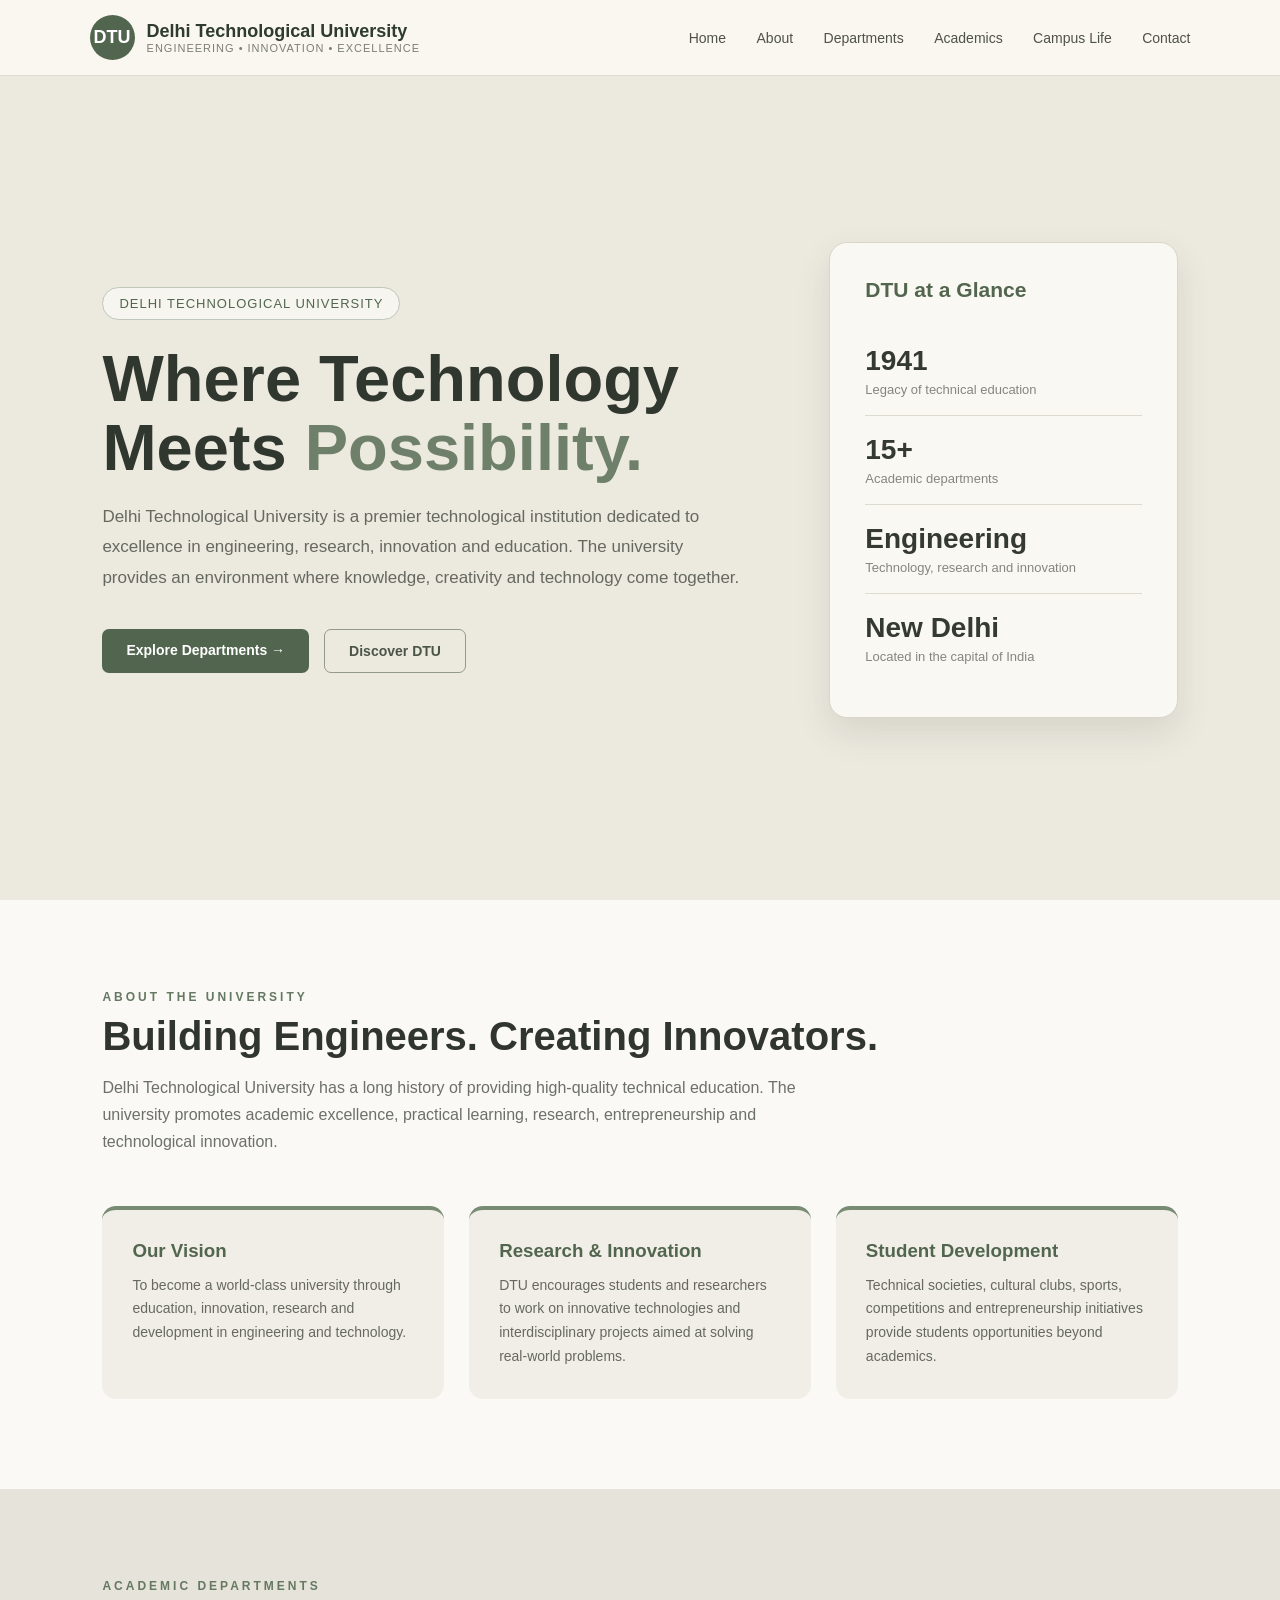
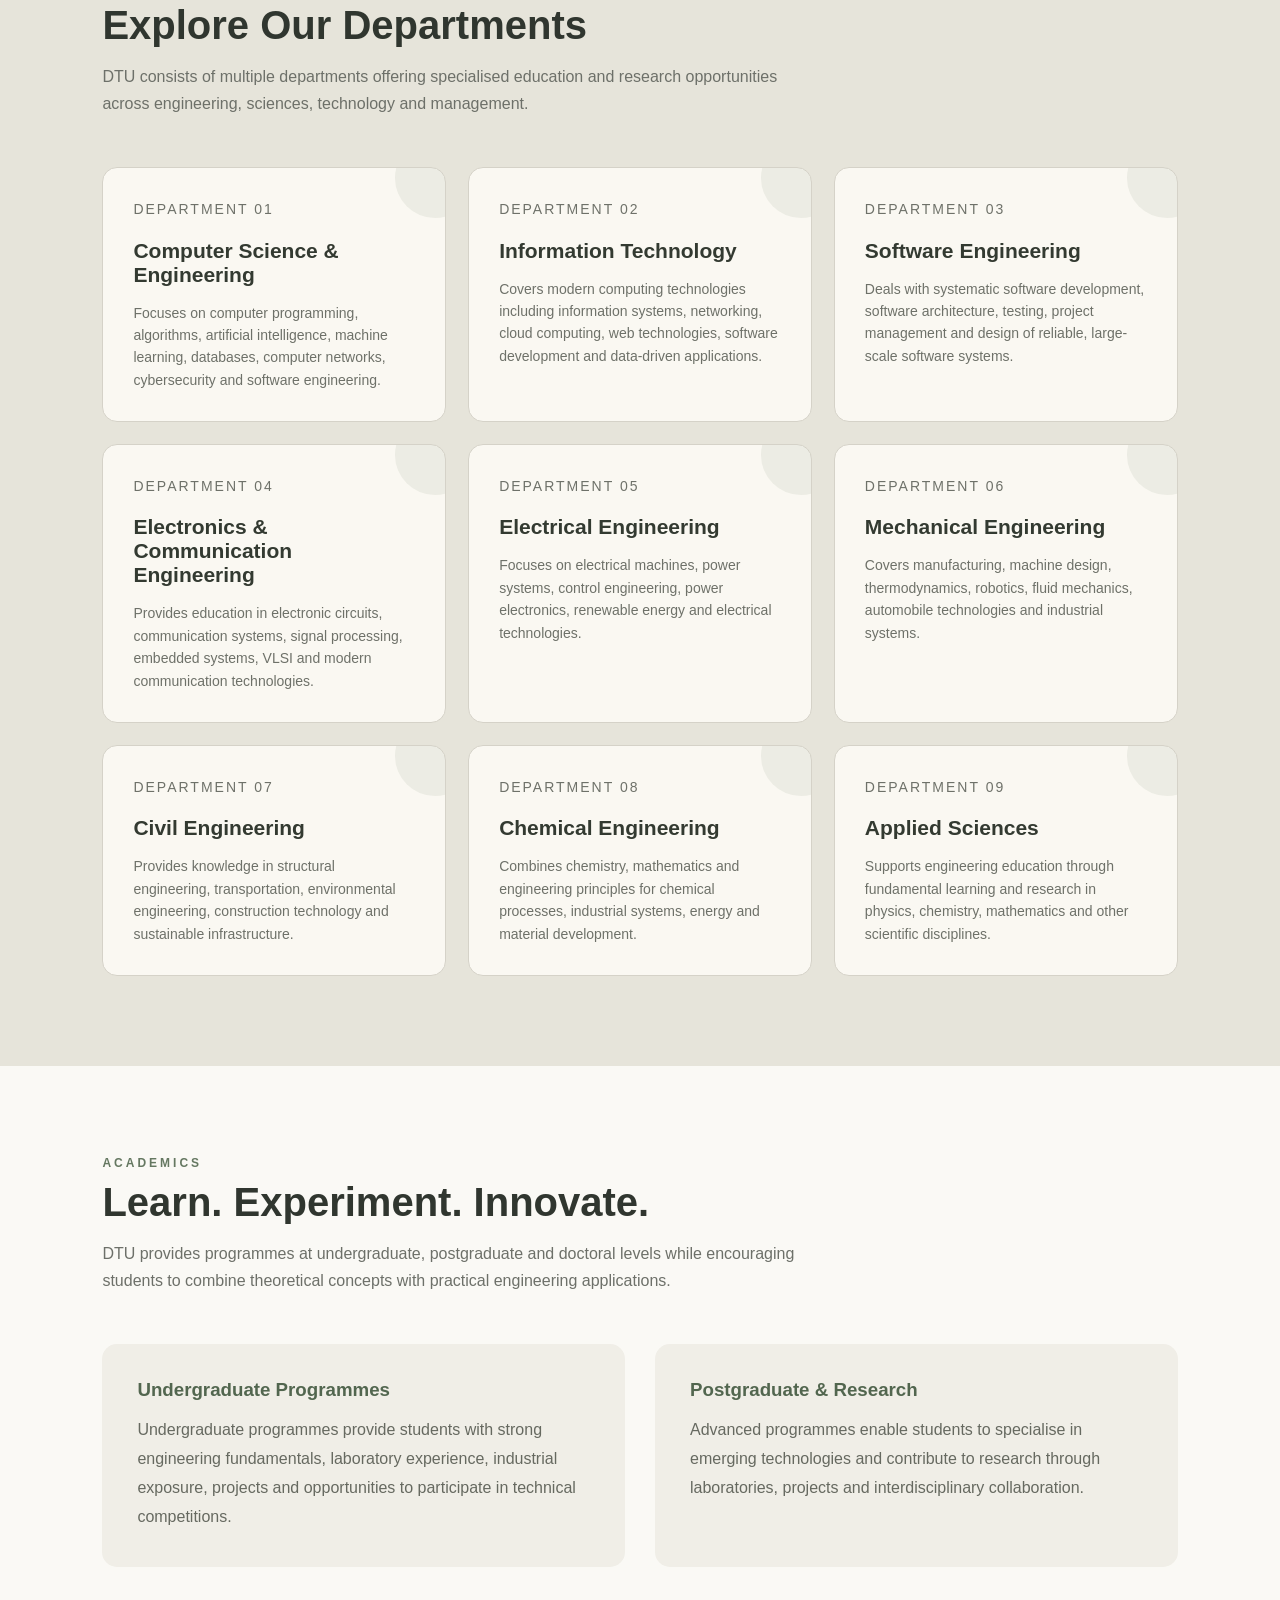
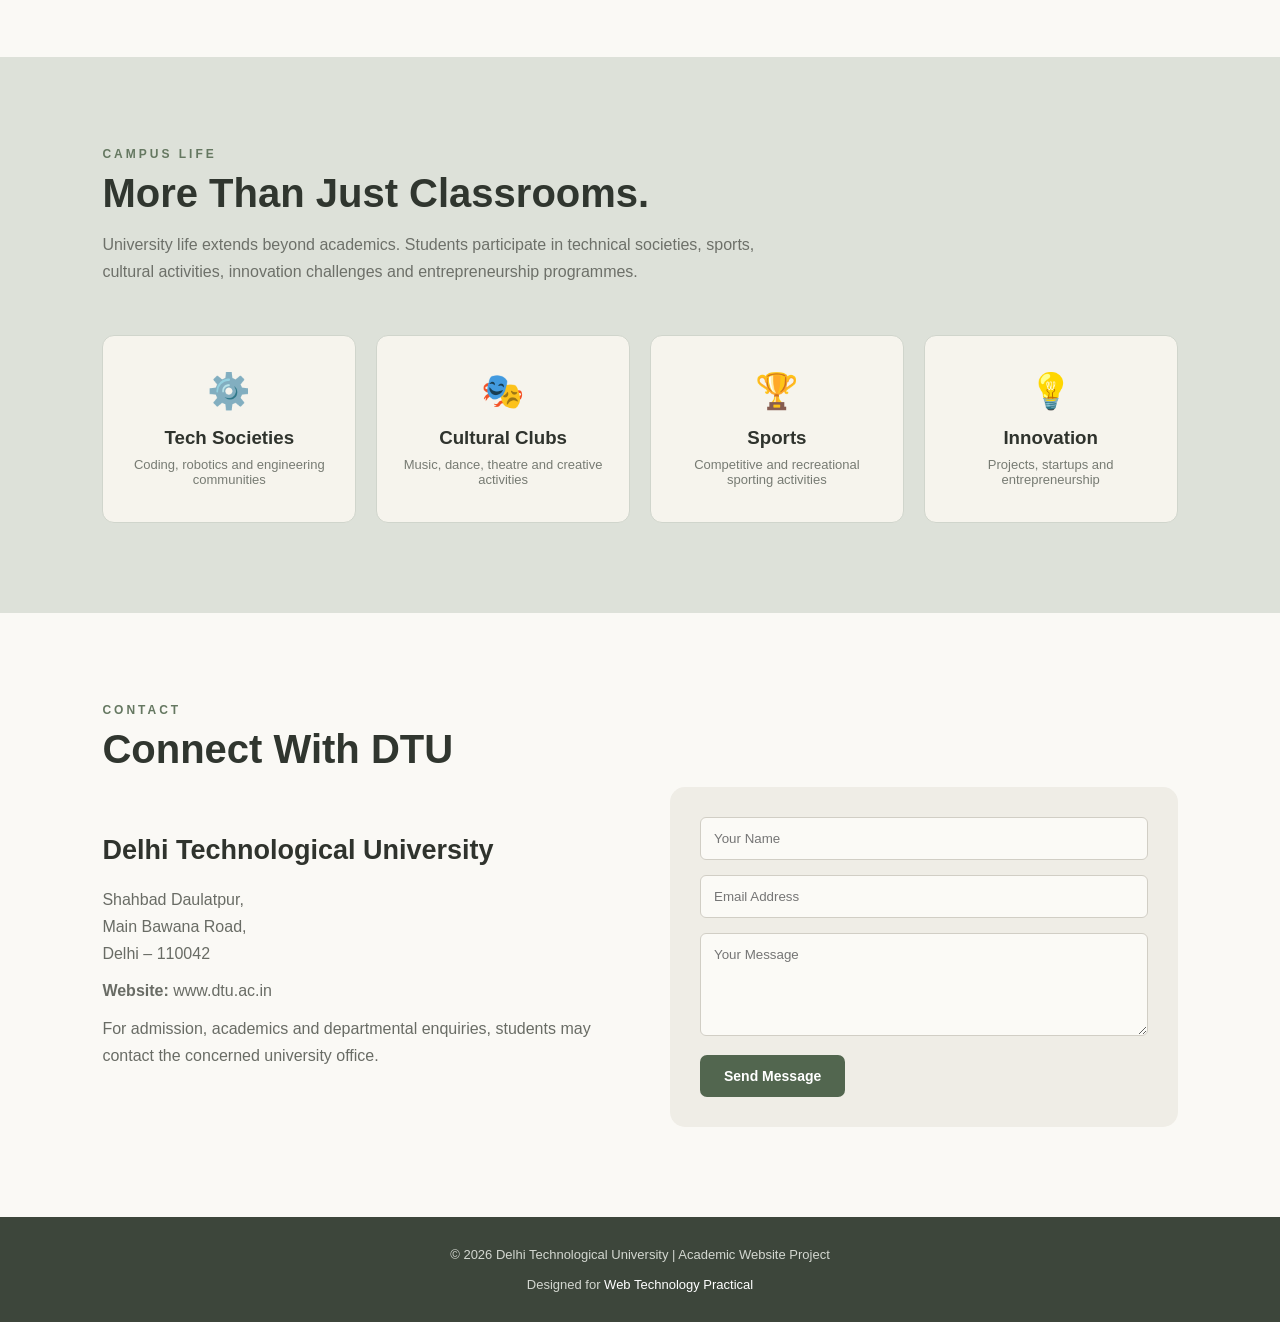
<file: Experiment-1/index.html>
<!DOCTYPE html>
<html lang="en">

<head>
    <meta charset="UTF-8">
    <meta name="viewport" content="width=device-width, initial-scale=1.0">
    <title>Delhi Technological University</title>

    <style>
        * {
            margin: 0;
            padding: 0;
            box-sizing: border-box;
            scroll-behavior: smooth;
        }

        body {
            font-family: "Segoe UI", Arial, sans-serif;
            background-color: #f7f5ef;
            color: #2f332d;
        }

        header {
            position: fixed;
            top: 0;
            left: 0;
            width: 100%;
            z-index: 1000;
            display: flex;
            justify-content: space-between;
            align-items: center;
            padding: 15px 7%;
            background: rgba(250, 248, 241, 0.95);
            border-bottom: 1px solid #dedbd1;
        }

        .logo {
            display: flex;
            align-items: center;
            gap: 12px;
        }

        .logo-circle {
            width: 45px;
            height: 45px;
            border-radius: 50%;
            display: flex;
            align-items: center;
            justify-content: center;
            background: #52664f;
            color: white;
            font-weight: bold;
            font-size: 18px;
        }

        .logo-text h2 {
            color: #2f3b2f;
            font-size: 18px;
        }

        .logo-text p {
            color: #7b7d76;
            font-size: 11px;
            letter-spacing: 1px;
        }

        nav a {
            color: #4f514b;
            text-decoration: none;
            margin-left: 26px;
            font-size: 14px;
            font-weight: 500;
            transition: 0.3s;
        }

        nav a:hover {
            color: #52664f;
        }

        #home {
            min-height: 100vh;
            display: flex;
            align-items: center;
            padding: 120px 8% 60px;
            background: #ece9df;
        }

        .hero-container {
            width: 100%;
            display: grid;
            grid-template-columns: 1.3fr 0.7fr;
            gap: 80px;
            align-items: center;
        }

        .hero-tag {
            display: inline-block;
            padding: 8px 16px;
            border: 1px solid #bfc6ba;
            border-radius: 50px;
            color: #52664f;
            background: #f7f5ef;
            font-size: 13px;
            letter-spacing: 1px;
            margin-bottom: 25px;
        }

        .hero-content h1 {
            font-size: 65px;
            line-height: 1.05;
            margin-bottom: 20px;
            color: #30372f;
        }

        .hero-content h1 span {
            color: #6e8069;
        }

        .hero-content p {
            color: #666960;
            font-size: 17px;
            line-height: 1.8;
            max-width: 650px;
            margin-bottom: 35px;
        }

        .buttons {
            display: flex;
            gap: 15px;
            flex-wrap: wrap;
        }

        .btn {
            display: inline-block;
            padding: 13px 24px;
            border-radius: 7px;
            text-decoration: none;
            font-weight: 600;
            font-size: 14px;
            transition: 0.3s;
        }

        .btn-primary {
            background: #52664f;
            color: white;
        }

        .btn-primary:hover {
            background: #657861;
            transform: translateY(-3px);
        }

        .btn-secondary {
            color: #4a5548;
            border: 1px solid #92998e;
        }

        .btn-secondary:hover {
            background: #dddcd4;
        }

        .hero-card {
            padding: 35px;
            border-radius: 18px;
            background: #faf8f2;
            border: 1px solid #d8d5ca;
            box-shadow: 0 15px 35px rgba(65, 70, 60, 0.12);
            transition: 0.3s;
        }

        .hero-card:hover {
            transform: translateY(-5px);
        }

        .hero-card h3 {
            color: #52664f;
            margin-bottom: 25px;
            font-size: 21px;
        }

        .stat {
            padding: 18px 0;
            border-bottom: 1px solid #dedbd1;
        }

        .stat:last-child {
            border-bottom: none;
        }

        .stat h2 {
            font-size: 28px;
            color: #343a32;
        }

        .stat p {
            color: #85867f;
            font-size: 13px;
            margin-top: 5px;
        }

        section {
            padding: 90px 8%;
        }

        .section-label {
            color: #657861;
            text-transform: uppercase;
            letter-spacing: 3px;
            font-size: 12px;
            font-weight: bold;
            margin-bottom: 10px;
        }

        .section-title {
            font-size: 40px;
            margin-bottom: 15px;
            color: #30362f;
        }

        .section-description {
            max-width: 700px;
            color: #6d7069;
            line-height: 1.7;
            margin-bottom: 50px;
        }

        #about {
            background: #faf9f5;
        }

        .about-grid {
            display: grid;
            grid-template-columns: repeat(3, 1fr);
            gap: 25px;
        }

        .about-card {
            padding: 30px;
            border-radius: 14px;
            background: #f0eee7;
            border-top: 4px solid #788b73;
            transition: 0.3s;
        }

        .about-card:hover {
            transform: translateY(-5px);
            box-shadow: 0 12px 25px rgba(60, 70, 58, 0.1);
        }

        .about-card h3 {
            margin-bottom: 12px;
            color: #52664f;
        }

        .about-card p {
            color: #666960;
            line-height: 1.7;
            font-size: 14px;
        }

        #departments {
            background: #e6e4da;
        }

        .department-grid {
            display: grid;
            grid-template-columns: repeat(3, 1fr);
            gap: 22px;
        }

        .department-card {
            position: relative;
            padding: 30px;
            min-height: 230px;
            border-radius: 15px;
            background: #faf8f2;
            border: 1px solid #d5d2c8;
            overflow: hidden;
            transition: all 0.35s ease;
        }

        .department-card::before {
            content: "";
            position: absolute;
            width: 80px;
            height: 80px;
            right: -30px;
            top: -30px;
            background: #83917d;
            border-radius: 50%;
            opacity: 0.12;
            transition: 0.4s;
        }

        .department-card:hover {
            transform: translateY(-6px);
            border-color: #98a592;
            box-shadow: 0 14px 30px rgba(77, 89, 74, 0.1);
        }

        .department-card:hover::before {
            transform: scale(2.5);
        }

        .dept-code {
            color: #72816d;
            font-size: 12px;
            letter-spacing: 2px;
            margin-bottom: 18px;
        }

        .department-card h3 {
            position: relative;
            font-size: 21px;
            margin-bottom: 15px;
            color: #333a31;
        }

        .department-card p {
            position: relative;
            color: #6e7169;
            line-height: 1.6;
            font-size: 14px;
        }

        #academics {
            background: #faf9f5;
        }

        .academics-container {
            display: grid;
            grid-template-columns: repeat(2, 1fr);
            gap: 30px;
        }

        .academic-box {
            background: #f0eee7;
            padding: 35px;
            border-radius: 15px;
        }

        .academic-box h3 {
            color: #52664f;
            margin-bottom: 15px;
        }

        .academic-box p {
            color: #666960;
            line-height: 1.8;
        }

        #campus {
            background: #dde1d9;
        }

        .campus-grid {
            display: grid;
            grid-template-columns: repeat(4, 1fr);
            gap: 20px;
        }

        .campus-card {
            text-align: center;
            padding: 35px 20px;
            background: #f6f4ed;
            border-radius: 12px;
            border: 1px solid #d0d5cc;
            transition: 0.3s;
        }

        .campus-card:hover {
            background: #71806c;
            color: white;
            transform: translateY(-5px);
        }

        .campus-icon {
            font-size: 35px;
            margin-bottom: 15px;
        }

        .campus-card h3 {
            margin-bottom: 8px;
        }

        .campus-card p {
            font-size: 13px;
            color: #777b73;
        }

        .campus-card:hover p {
            color: #eeeeea;
        }

        #contact {
            background: #faf9f5;
        }

        .contact-box {
            display: grid;
            grid-template-columns: 1fr 1fr;
            gap: 60px;
            align-items: center;
        }

        .contact-info h3 {
            font-size: 27px;
            margin-bottom: 20px;
        }

        .contact-info p {
            color: #696c65;
            margin-bottom: 10px;
            line-height: 1.7;
        }

        .contact-form {
            padding: 30px;
            border-radius: 15px;
            background: #efede6;
        }

        .contact-form input,
        .contact-form textarea {
            width: 100%;
            padding: 13px;
            margin-bottom: 15px;
            border: 1px solid #d1cec5;
            border-radius: 6px;
            outline: none;
            font-family: inherit;
            background: #fbfaf6;
        }

        .contact-form input:focus,
        .contact-form textarea:focus {
            border-color: #748470;
        }

        .contact-form button {
            border: none;
            cursor: pointer;
        }

        footer {
            background: #3d463b;
            color: #d3d7d0;
            text-align: center;
            padding: 30px;
            font-size: 13px;
        }

        footer span {
            color: #ffffff;
        }

        @media (max-width: 950px) {
            nav {
                display: none;
            }

            .hero-container {
                grid-template-columns: 1fr;
            }

            .hero-content h1 {
                font-size: 48px;
            }

            .department-grid {
                grid-template-columns: repeat(2, 1fr);
            }

            .about-grid {
                grid-template-columns: 1fr;
            }

            .campus-grid {
                grid-template-columns: repeat(2, 1fr);
            }

            .contact-box {
                grid-template-columns: 1fr;
            }
        }

        @media (max-width: 600px) {
            .hero-content h1 {
                font-size: 39px;
            }

            .department-grid,
            .academics-container,
            .campus-grid {
                grid-template-columns: 1fr;
            }

            section {
                padding: 70px 6%;
            }
        }
    </style>
</head>

<body>

<header>

    <div class="logo">

        <div class="logo-circle">
            DTU
        </div>

        <div class="logo-text">
            <h2>Delhi Technological University</h2>
            <p>ENGINEERING • INNOVATION • EXCELLENCE</p>
        </div>

    </div>

    <nav>
        <a href="#home">Home</a>
        <a href="#about">About</a>
        <a href="#departments">Departments</a>
        <a href="#academics">Academics</a>
        <a href="#campus">Campus Life</a>
        <a href="#contact">Contact</a>
    </nav>

</header>

<section id="home">

    <div class="hero-container">

        <div class="hero-content">

            <div class="hero-tag">
                DELHI TECHNOLOGICAL UNIVERSITY
            </div>

            <h1>
                Where Technology
                Meets <span>Possibility.</span>
            </h1>

            <p>
                Delhi Technological University is a premier
                technological institution dedicated to excellence
                in engineering, research, innovation and education.
                The university provides an environment where
                knowledge, creativity and technology come together.
            </p>

            <div class="buttons">

                <a href="#departments" class="btn btn-primary">
                    Explore Departments →
                </a>

                <a href="#about" class="btn btn-secondary">
                    Discover DTU
                </a>

            </div>

        </div>

        <div class="hero-card">

            <h3>DTU at a Glance</h3>

            <div class="stat">
                <h2>1941</h2>
                <p>Legacy of technical education</p>
            </div>

            <div class="stat">
                <h2>15+</h2>
                <p>Academic departments</p>
            </div>

            <div class="stat">
                <h2>Engineering</h2>
                <p>Technology, research and innovation</p>
            </div>

            <div class="stat">
                <h2>New Delhi</h2>
                <p>Located in the capital of India</p>
            </div>

        </div>

    </div>

</section>

<section id="about">

    <p class="section-label">
        About the University
    </p>

    <h2 class="section-title">
        Building Engineers. Creating Innovators.
    </h2>

    <p class="section-description">
        Delhi Technological University has a long history
        of providing high-quality technical education.
        The university promotes academic excellence,
        practical learning, research, entrepreneurship
        and technological innovation.
    </p>

    <div class="about-grid">

        <div class="about-card">

            <h3>Our Vision</h3>

            <p>
                To become a world-class university through
                education, innovation, research and development
                in engineering and technology.
            </p>

        </div>

        <div class="about-card">

            <h3>Research & Innovation</h3>

            <p>
                DTU encourages students and researchers to work
                on innovative technologies and interdisciplinary
                projects aimed at solving real-world problems.
            </p>

        </div>

        <div class="about-card">

            <h3>Student Development</h3>

            <p>
                Technical societies, cultural clubs, sports,
                competitions and entrepreneurship initiatives
                provide students opportunities beyond academics.
            </p>

        </div>

    </div>

</section>

<section id="departments">

    <p class="section-label">
        Academic Departments
    </p>

    <h2 class="section-title">
        Explore Our Departments
    </h2>

    <p class="section-description">
        DTU consists of multiple departments offering
        specialised education and research opportunities
        across engineering, sciences, technology and management.
    </p>

    <div class="department-grid">

        <div class="department-card">

            <p class="dept-code">
                DEPARTMENT 01
            </p>

            <h3>
                Computer Science & Engineering
            </h3>

            <p>
                Focuses on computer programming, algorithms,
                artificial intelligence, machine learning,
                databases, computer networks, cybersecurity
                and software engineering.
            </p>

        </div>

        <div class="department-card">

            <p class="dept-code">
                DEPARTMENT 02
            </p>

            <h3>
                Information Technology
            </h3>

            <p>
                Covers modern computing technologies including
                information systems, networking, cloud computing,
                web technologies, software development and
                data-driven applications.
            </p>

        </div>

        <div class="department-card">

            <p class="dept-code">
                DEPARTMENT 03
            </p>

            <h3>
                Software Engineering
            </h3>

            <p>
                Deals with systematic software development,
                software architecture, testing, project
                management and design of reliable,
                large-scale software systems.
            </p>

        </div>

        <div class="department-card">

            <p class="dept-code">
                DEPARTMENT 04
            </p>

            <h3>
                Electronics & Communication Engineering
            </h3>

            <p>
                Provides education in electronic circuits,
                communication systems, signal processing,
                embedded systems, VLSI and modern
                communication technologies.
            </p>

        </div>

        <div class="department-card">

            <p class="dept-code">
                DEPARTMENT 05
            </p>

            <h3>
                Electrical Engineering
            </h3>

            <p>
                Focuses on electrical machines, power systems,
                control engineering, power electronics,
                renewable energy and electrical technologies.
            </p>

        </div>

        <div class="department-card">

            <p class="dept-code">
                DEPARTMENT 06
            </p>

            <h3>
                Mechanical Engineering
            </h3>

            <p>
                Covers manufacturing, machine design,
                thermodynamics, robotics, fluid mechanics,
                automobile technologies and industrial systems.
            </p>

        </div>

        <div class="department-card">

            <p class="dept-code">
                DEPARTMENT 07
            </p>

            <h3>
                Civil Engineering
            </h3>

            <p>
                Provides knowledge in structural engineering,
                transportation, environmental engineering,
                construction technology and sustainable
                infrastructure.
            </p>

        </div>

        <div class="department-card">

            <p class="dept-code">
                DEPARTMENT 08
            </p>

            <h3>
                Chemical Engineering
            </h3>

            <p>
                Combines chemistry, mathematics and engineering
                principles for chemical processes, industrial
                systems, energy and material development.
            </p>

        </div>

        <div class="department-card">

            <p class="dept-code">
                DEPARTMENT 09
            </p>

            <h3>
                Applied Sciences
            </h3>

            <p>
                Supports engineering education through
                fundamental learning and research in physics,
                chemistry, mathematics and other scientific
                disciplines.
            </p>

        </div>

    </div>

</section>

<section id="academics">

    <p class="section-label">
        Academics
    </p>

    <h2 class="section-title">
        Learn. Experiment. Innovate.
    </h2>

    <p class="section-description">
        DTU provides programmes at undergraduate,
        postgraduate and doctoral levels while encouraging
        students to combine theoretical concepts with
        practical engineering applications.
    </p>

    <div class="academics-container">

        <div class="academic-box">

            <h3>Undergraduate Programmes</h3>

            <p>
                Undergraduate programmes provide students
                with strong engineering fundamentals,
                laboratory experience, industrial exposure,
                projects and opportunities to participate
                in technical competitions.
            </p>

        </div>

        <div class="academic-box">

            <h3>Postgraduate & Research</h3>

            <p>
                Advanced programmes enable students to
                specialise in emerging technologies and
                contribute to research through laboratories,
                projects and interdisciplinary collaboration.
            </p>

        </div>

    </div>

</section>

<section id="campus">

    <p class="section-label">
        Campus Life
    </p>

    <h2 class="section-title">
        More Than Just Classrooms.
    </h2>

    <p class="section-description">
        University life extends beyond academics.
        Students participate in technical societies,
        sports, cultural activities, innovation
        challenges and entrepreneurship programmes.
    </p>

    <div class="campus-grid">

        <div class="campus-card">

            <div class="campus-icon">⚙️</div>

            <h3>Tech Societies</h3>

            <p>
                Coding, robotics and engineering communities
            </p>

        </div>

        <div class="campus-card">

            <div class="campus-icon">🎭</div>

            <h3>Cultural Clubs</h3>

            <p>
                Music, dance, theatre and creative activities
            </p>

        </div>

        <div class="campus-card">

            <div class="campus-icon">🏆</div>

            <h3>Sports</h3>

            <p>
                Competitive and recreational sporting activities
            </p>

        </div>

        <div class="campus-card">

            <div class="campus-icon">💡</div>

            <h3>Innovation</h3>

            <p>
                Projects, startups and entrepreneurship
            </p>

        </div>

    </div>

</section>

<section id="contact">

    <p class="section-label">
        Contact
    </p>

    <h2 class="section-title">
        Connect With DTU
    </h2>

    <div class="contact-box">

        <div class="contact-info">

            <h3>
                Delhi Technological University
            </h3>

            <p>
                Shahbad Daulatpur,<br>
                Main Bawana Road,<br>
                Delhi – 110042
            </p>

            <p>
                <strong>Website:</strong>
                www.dtu.ac.in
            </p>

            <p>
                For admission, academics and departmental
                enquiries, students may contact the concerned
                university office.
            </p>

        </div>

        <div class="contact-form">

            <input
                type="text"
                placeholder="Your Name"
            >

            <input
                type="email"
                placeholder="Email Address"
            >

            <textarea
                rows="5"
                placeholder="Your Message"
            ></textarea>

            <button
                onclick="sendMessage()"
                class="btn btn-primary"
            >
                Send Message
            </button>

        </div>

    </div>

</section>

<footer>

    © 2026 Delhi Technological University |
    Academic Website Project

    <br><br>

    Designed for <span>Web Technology Practical</span>

</footer>

<script>

    function sendMessage() {

        alert(
            "Thank you! Your message has been submitted."
        );

    }

</script>

</body>

</html>
</file>
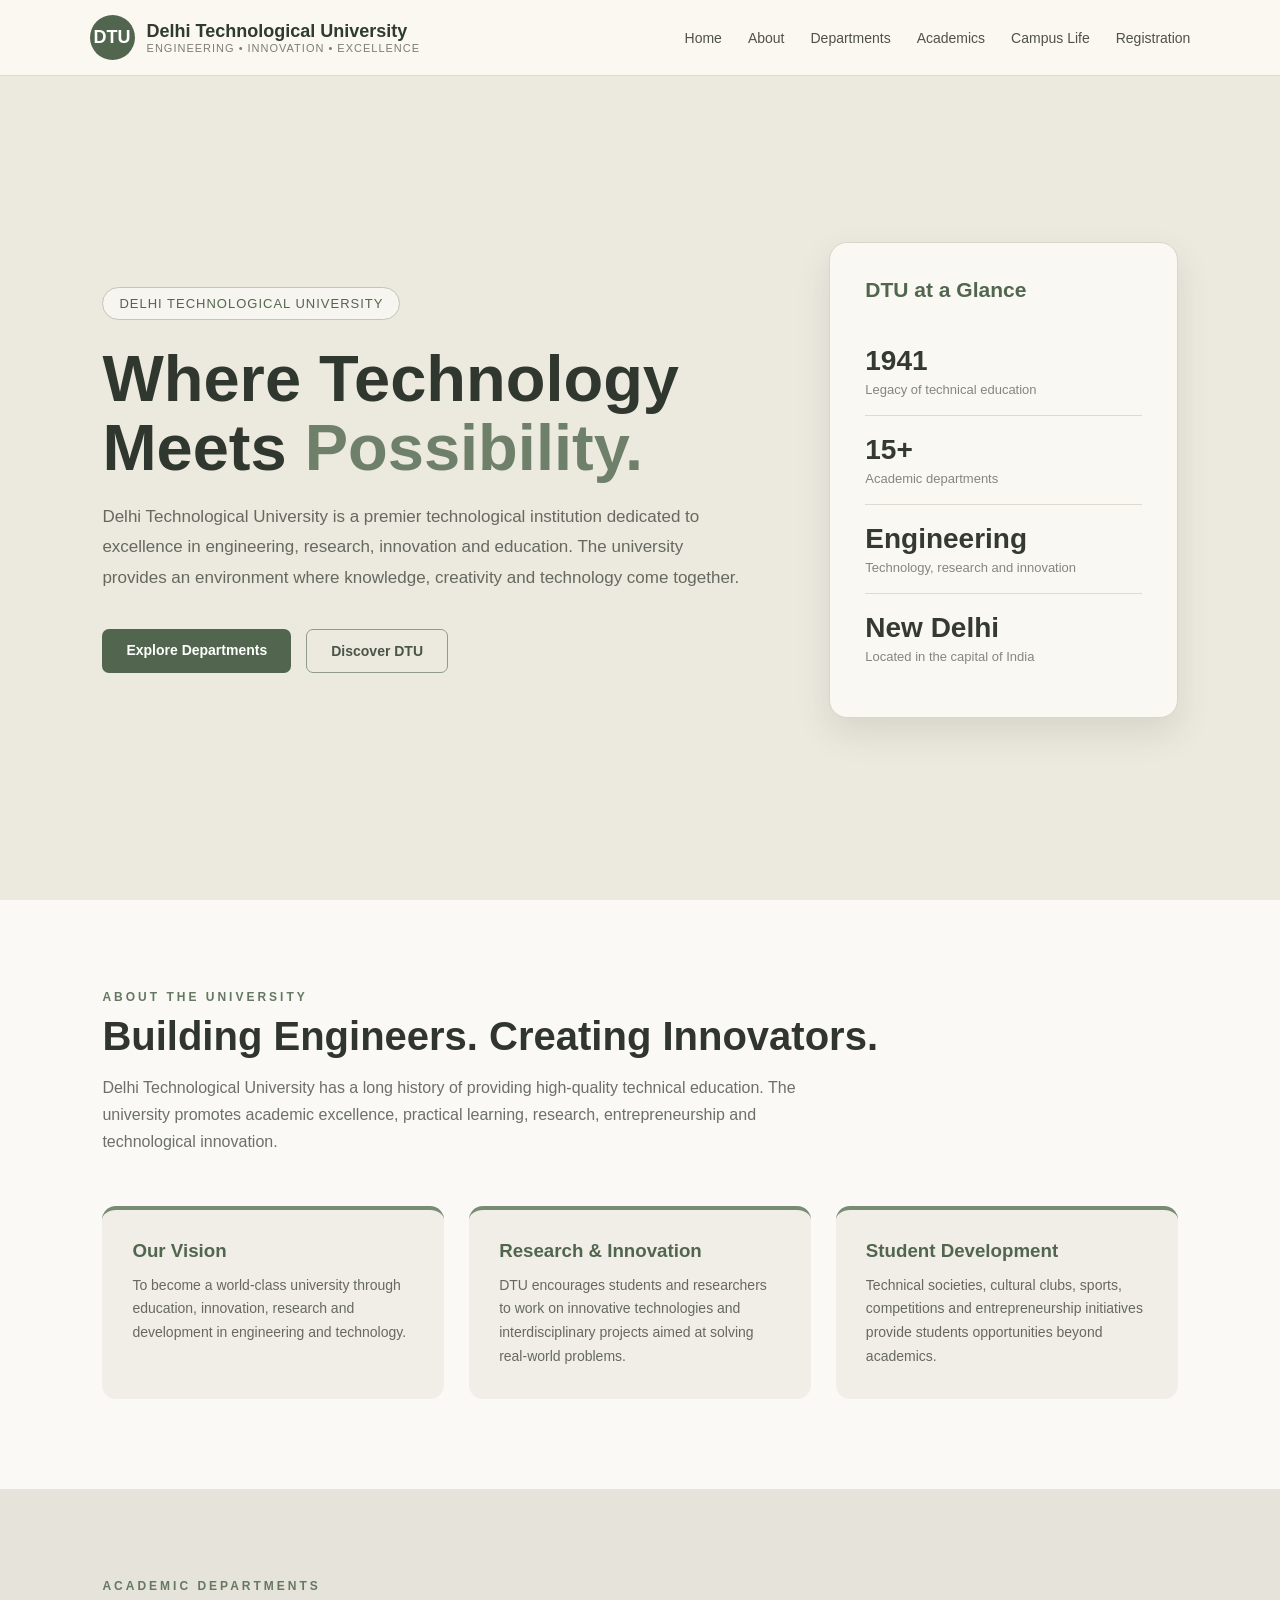
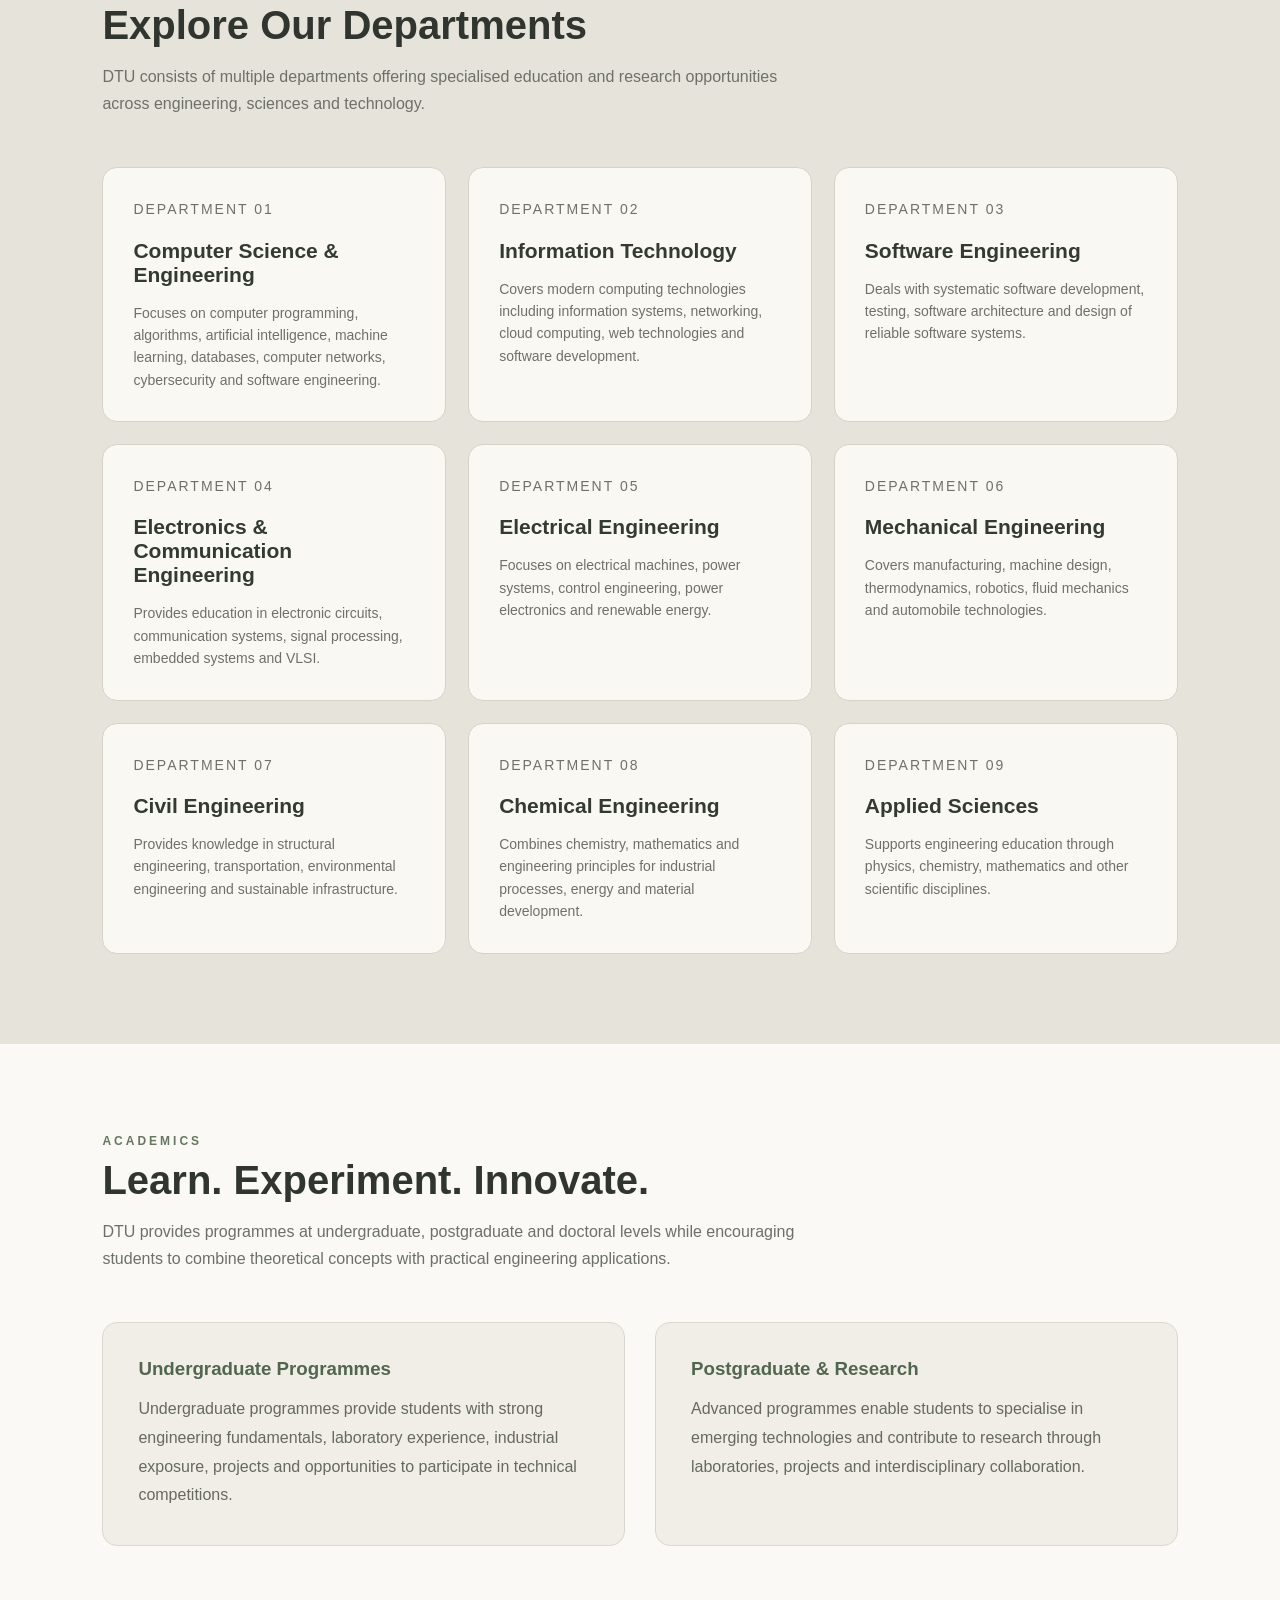
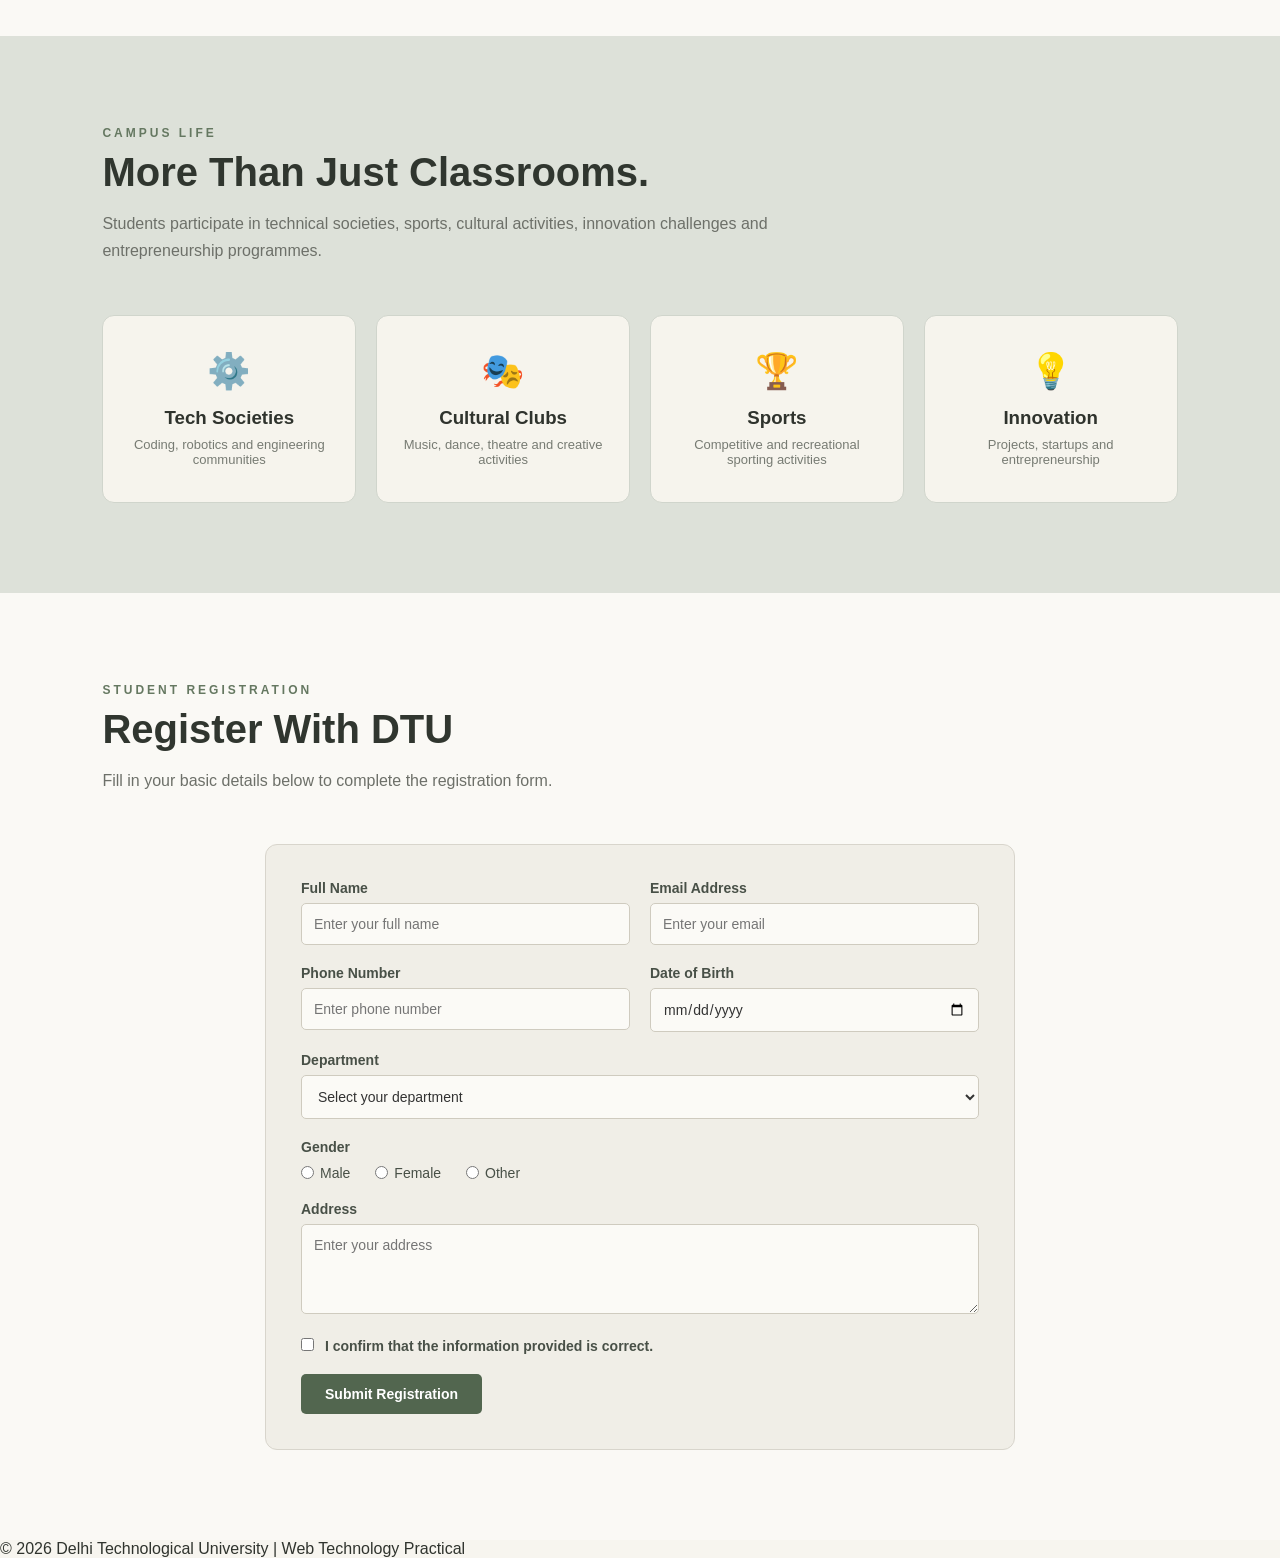
<file: Experiment-2/index.html>
<!DOCTYPE html>
<html lang="en">
<head>
<meta charset="UTF-8">
<meta name="viewport" content="width=device-width, initial-scale=1.0">
<title>Delhi Technological University</title>
<link rel="stylesheet" href="style.css">
</head>
<body>

<header>
<div class="logo">
<div class="logo-circle">DTU</div>
<div class="logo-text">
<h2>Delhi Technological University</h2>
<p>ENGINEERING • INNOVATION • EXCELLENCE</p>
</div>
</div>

<nav>
<a href="#home">Home</a>
<a href="#about">About</a>
<a href="#departments">Departments</a>
<a href="#academics">Academics</a>
<a href="#campus">Campus Life</a>
<a href="#registration">Registration</a>
</nav>
</header>

<section id="home">
<div class="hero-container">

<div class="hero-content">
<div class="hero-tag">DELHI TECHNOLOGICAL UNIVERSITY</div>

<h1>
Where Technology Meets
<span>Possibility.</span>
</h1>

<p>
Delhi Technological University is a premier technological institution
dedicated to excellence in engineering, research, innovation and education.
The university provides an environment where knowledge, creativity and
technology come together.
</p>

<div class="buttons">
<a href="#departments" class="btn btn-primary">
Explore Departments
</a>

<a href="#about" class="btn btn-secondary">
Discover DTU
</a>
</div>
</div>

<div class="hero-card">

<h3>DTU at a Glance</h3>

<div class="stat">
<h2>1941</h2>
<p>Legacy of technical education</p>
</div>

<div class="stat">
<h2>15+</h2>
<p>Academic departments</p>
</div>

<div class="stat">
<h2>Engineering</h2>
<p>Technology, research and innovation</p>
</div>

<div class="stat">
<h2>New Delhi</h2>
<p>Located in the capital of India</p>
</div>

</div>
</div>
</section>

<section id="about">

<p class="section-label">
About the University
</p>

<h2 class="section-title">
Building Engineers. Creating Innovators.
</h2>

<p class="section-description">
Delhi Technological University has a long history of providing
high-quality technical education. The university promotes academic
excellence, practical learning, research, entrepreneurship and
technological innovation.
</p>

<div class="about-grid">

<div class="about-card">
<h3>Our Vision</h3>
<p>
To become a world-class university through education,
innovation, research and development in engineering and technology.
</p>
</div>

<div class="about-card">
<h3>Research & Innovation</h3>
<p>
DTU encourages students and researchers to work on innovative
technologies and interdisciplinary projects aimed at solving
real-world problems.
</p>
</div>

<div class="about-card">
<h3>Student Development</h3>
<p>
Technical societies, cultural clubs, sports, competitions
and entrepreneurship initiatives provide students
opportunities beyond academics.
</p>
</div>

</div>
</section>

<section id="departments">

<p class="section-label">
Academic Departments
</p>

<h2 class="section-title">
Explore Our Departments
</h2>

<p class="section-description">
DTU consists of multiple departments offering specialised
education and research opportunities across engineering,
sciences and technology.
</p>

<div class="department-grid">

<div class="department-card">
<p class="dept-code">DEPARTMENT 01</p>
<h3>Computer Science & Engineering</h3>
<p>
Focuses on computer programming, algorithms, artificial intelligence,
machine learning, databases, computer networks, cybersecurity and
software engineering.
</p>
</div>

<div class="department-card">
<p class="dept-code">DEPARTMENT 02</p>
<h3>Information Technology</h3>
<p>
Covers modern computing technologies including information systems,
networking, cloud computing, web technologies and software development.
</p>
</div>

<div class="department-card">
<p class="dept-code">DEPARTMENT 03</p>
<h3>Software Engineering</h3>
<p>
Deals with systematic software development, testing,
software architecture and design of reliable software systems.
</p>
</div>

<div class="department-card">
<p class="dept-code">DEPARTMENT 04</p>
<h3>Electronics & Communication Engineering</h3>
<p>
Provides education in electronic circuits, communication systems,
signal processing, embedded systems and VLSI.
</p>
</div>

<div class="department-card">
<p class="dept-code">DEPARTMENT 05</p>
<h3>Electrical Engineering</h3>
<p>
Focuses on electrical machines, power systems, control engineering,
power electronics and renewable energy.
</p>
</div>

<div class="department-card">
<p class="dept-code">DEPARTMENT 06</p>
<h3>Mechanical Engineering</h3>
<p>
Covers manufacturing, machine design, thermodynamics,
robotics, fluid mechanics and automobile technologies.
</p>
</div>

<div class="department-card">
<p class="dept-code">DEPARTMENT 07</p>
<h3>Civil Engineering</h3>
<p>
Provides knowledge in structural engineering, transportation,
environmental engineering and sustainable infrastructure.
</p>
</div>

<div class="department-card">
<p class="dept-code">DEPARTMENT 08</p>
<h3>Chemical Engineering</h3>
<p>
Combines chemistry, mathematics and engineering principles
for industrial processes, energy and material development.
</p>
</div>

<div class="department-card">
<p class="dept-code">DEPARTMENT 09</p>
<h3>Applied Sciences</h3>
<p>
Supports engineering education through physics, chemistry,
mathematics and other scientific disciplines.
</p>
</div>

</div>
</section>

<section id="academics">

<p class="section-label">
Academics
</p>

<h2 class="section-title">
Learn. Experiment. Innovate.
</h2>

<p class="section-description">
DTU provides programmes at undergraduate, postgraduate and
doctoral levels while encouraging students to combine theoretical
concepts with practical engineering applications.
</p>

<div class="academics-container">

<div class="academic-box">
<h3>Undergraduate Programmes</h3>
<p>
Undergraduate programmes provide students with strong engineering
fundamentals, laboratory experience, industrial exposure, projects
and opportunities to participate in technical competitions.
</p>
</div>

<div class="academic-box">
<h3>Postgraduate & Research</h3>
<p>
Advanced programmes enable students to specialise in emerging
technologies and contribute to research through laboratories,
projects and interdisciplinary collaboration.
</p>
</div>

</div>
</section>

<section id="campus">

<p class="section-label">
Campus Life
</p>

<h2 class="section-title">
More Than Just Classrooms.
</h2>

<p class="section-description">
Students participate in technical societies, sports,
cultural activities, innovation challenges and
entrepreneurship programmes.
</p>

<div class="campus-grid">

<div class="campus-card">
<div class="campus-icon">⚙️</div>
<h3>Tech Societies</h3>
<p>Coding, robotics and engineering communities</p>
</div>

<div class="campus-card">
<div class="campus-icon">🎭</div>
<h3>Cultural Clubs</h3>
<p>Music, dance, theatre and creative activities</p>
</div>

<div class="campus-card">
<div class="campus-icon">🏆</div>
<h3>Sports</h3>
<p>Competitive and recreational sporting activities</p>
</div>

<div class="campus-card">
<div class="campus-icon">💡</div>
<h3>Innovation</h3>
<p>Projects, startups and entrepreneurship</p>
</div>

</div>
</section>

<section id="registration">
<p class="section-label">Student Registration</p>
<h2 class="section-title">Register With DTU</h2>
<p class="section-description">
Fill in your basic details below to complete the registration form.
</p>

<div class="registration-form">
<form>

<div class="form-row">
<div class="form-group">
<label for="name">Full Name</label>
<input type="text" id="name" placeholder="Enter your full name" required>
</div>

<div class="form-group">
<label for="email">Email Address</label>
<input type="email" id="email" placeholder="Enter your email" required>
</div>
</div>

<div class="form-row">
<div class="form-group">
<label for="phone">Phone Number</label>
<input type="tel" id="phone" placeholder="Enter phone number" required>
</div>

<div class="form-group">
<label for="dob">Date of Birth</label>
<input type="date" id="dob" required>
</div>
</div>

<div class="form-group">
<label for="department">Department</label>
<select id="department" required>
<option value="">Select your department</option>
<option>Computer Science & Engineering</option>
<option>Information Technology</option>
<option>Software Engineering</option>
<option>Electronics & Communication Engineering</option>
<option>Electrical Engineering</option>
<option>Mechanical Engineering</option>
<option>Civil Engineering</option>
<option>Chemical Engineering</option>
<option>Applied Sciences</option>
</select>
</div>

<div class="form-group">
<label>Gender</label>

<div class="gender-options">
<label>
<input type="radio" name="gender" value="Male">
Male
</label>

<label>
<input type="radio" name="gender" value="Female">
Female
</label>

<label>
<input type="radio" name="gender" value="Other">
Other
</label>
</div>
</div>

<div class="form-group">
<label for="address">Address</label>
<textarea id="address" rows="4" placeholder="Enter your address"></textarea>
</div>

<div class="form-group">
<label>
<input type="checkbox" required>
I confirm that the information provided is correct.
</label>
</div>

<button type="submit" class="register-btn">
Submit Registration
</button>

</form>
</div>
</section>

<footer>
© 2026 Delhi Technological University |
Web Technology Practical
</footer>

</body>
</html>
</file>
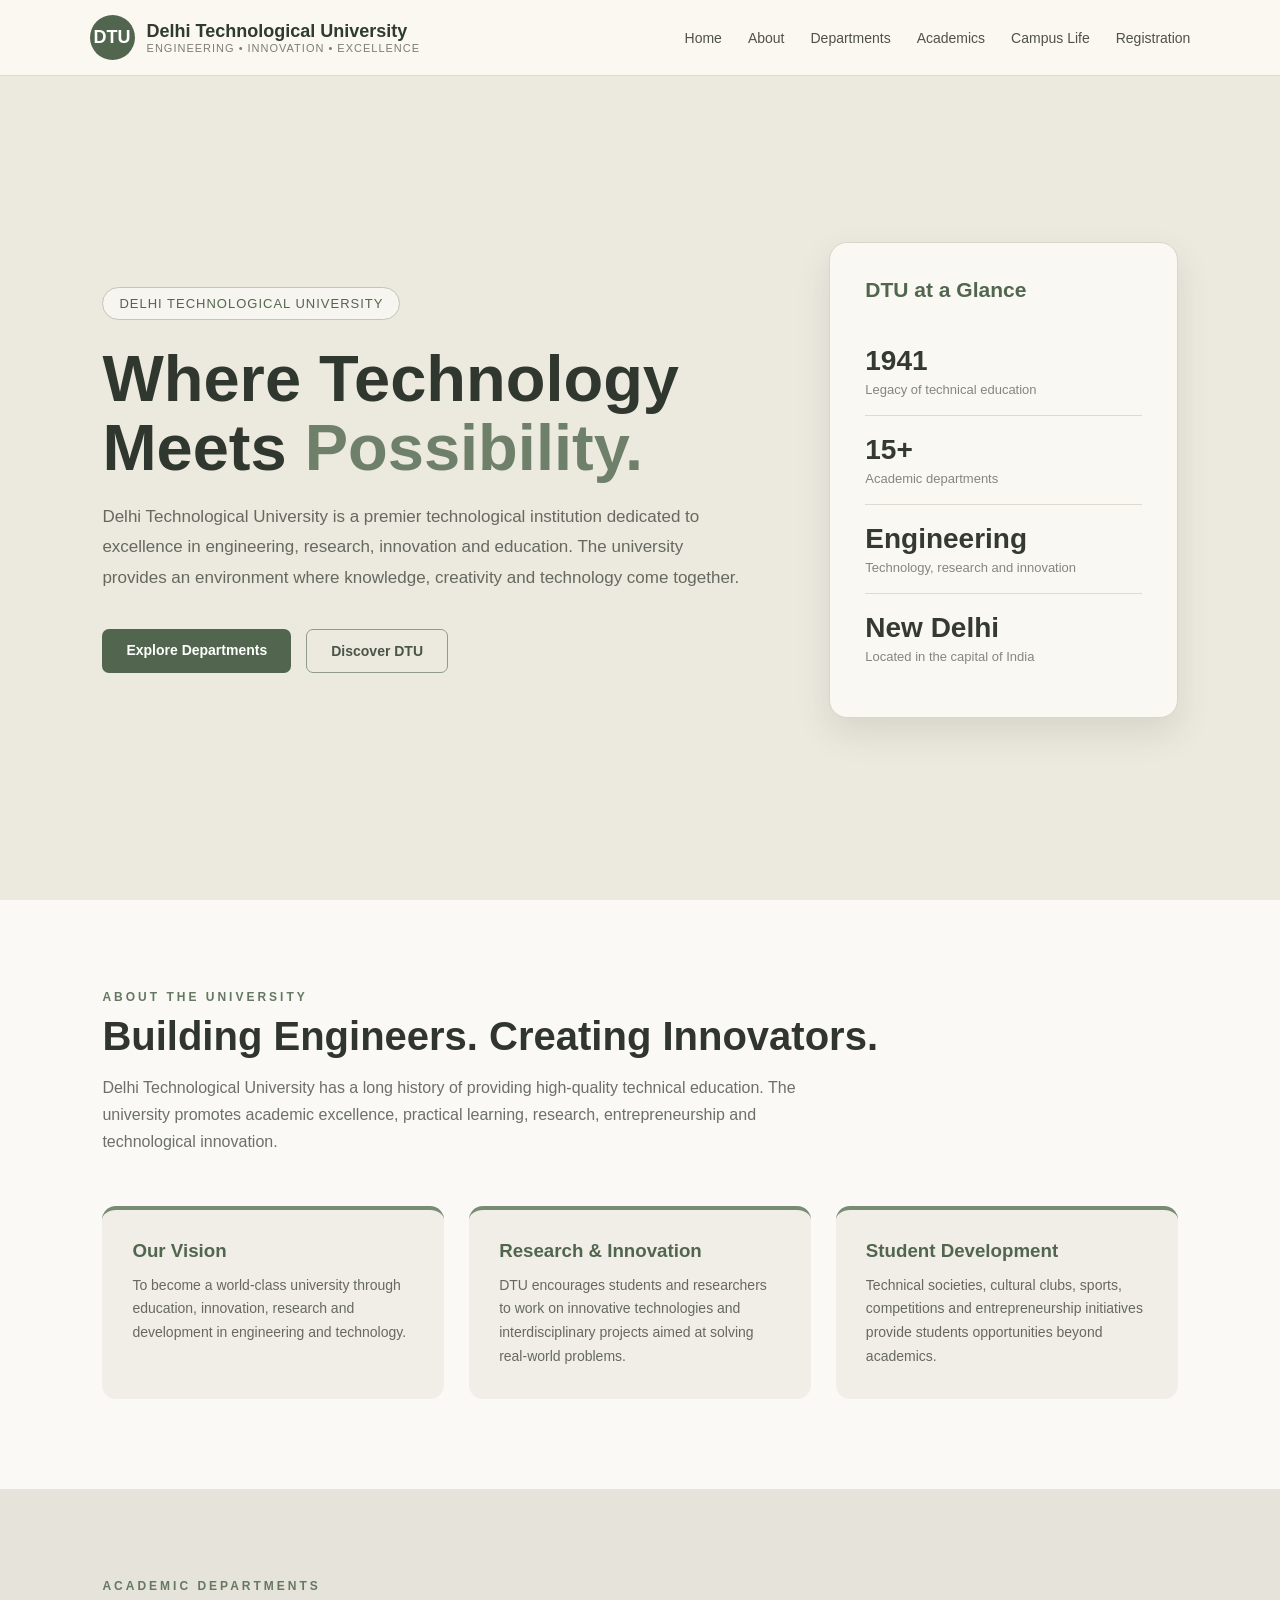
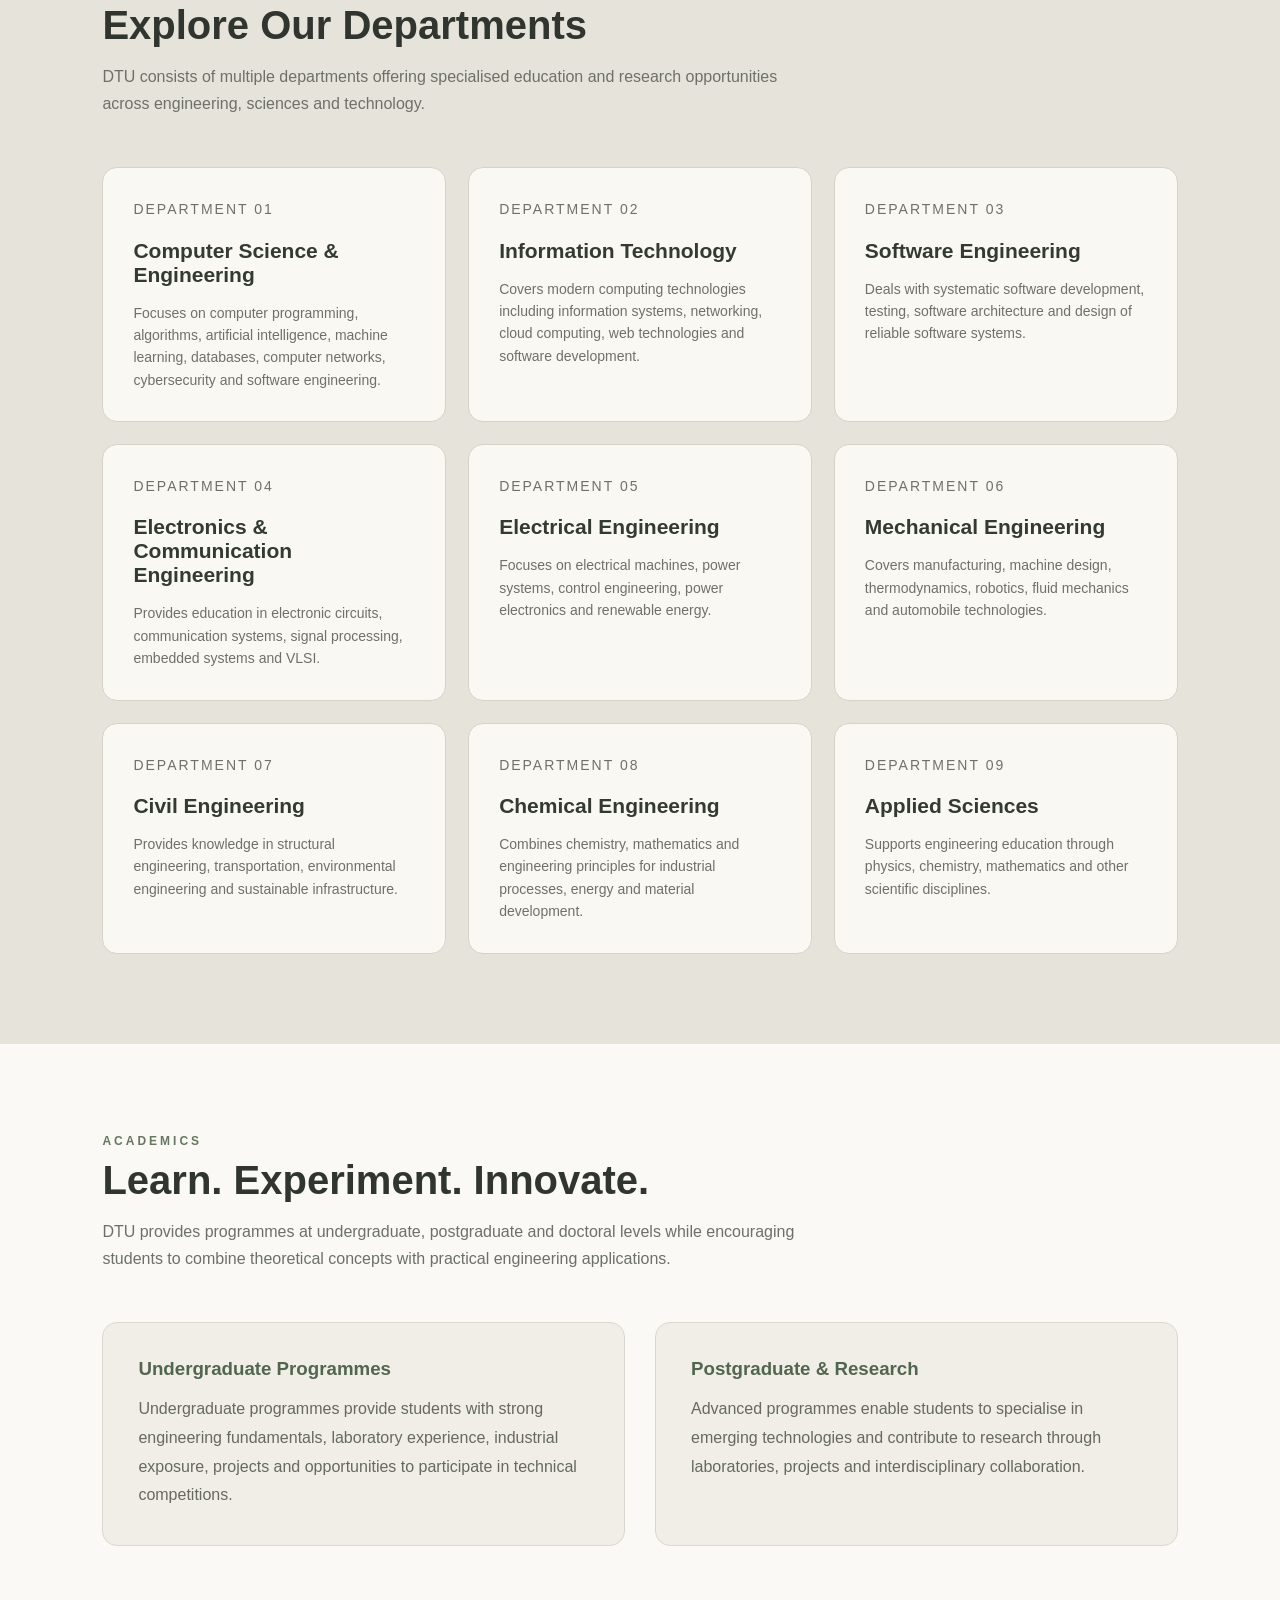
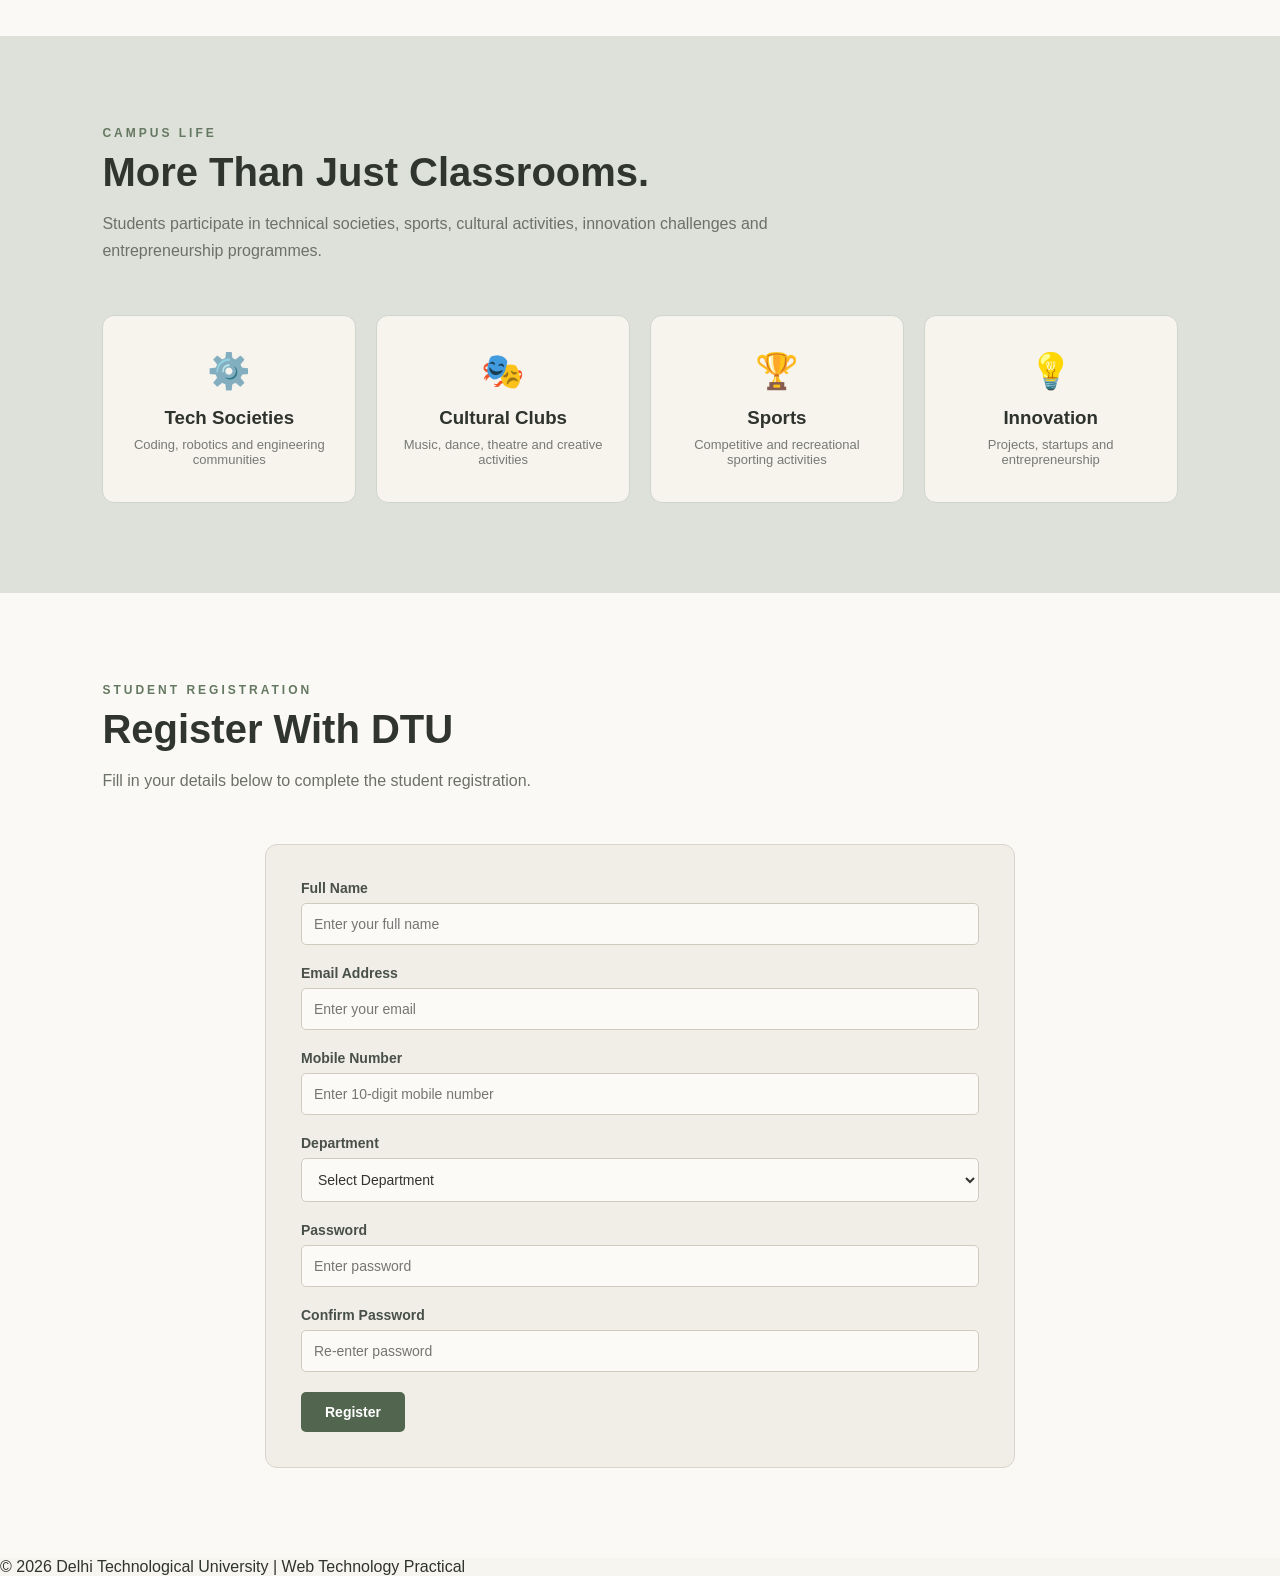
<file: Experiment-3/index.html>
<!DOCTYPE html>
<html lang="en">
<head>
<meta charset="UTF-8">
<meta name="viewport" content="width=device-width, initial-scale=1.0">
<title>Delhi Technological University</title>
<link rel="stylesheet" href="style.css">
</head>
<body>

<header>
<div class="logo">
<div class="logo-circle">DTU</div>
<div class="logo-text">
<h2>Delhi Technological University</h2>
<p>ENGINEERING • INNOVATION • EXCELLENCE</p>
</div>
</div>

<nav>
<a href="#home">Home</a>
<a href="#about">About</a>
<a href="#departments">Departments</a>
<a href="#academics">Academics</a>
<a href="#campus">Campus Life</a>
<a href="#registration">Registration</a>
</nav>
</header>

<section id="home">
<div class="hero-container">

<div class="hero-content">
<div class="hero-tag">DELHI TECHNOLOGICAL UNIVERSITY</div>

<h1>
Where Technology Meets
<span>Possibility.</span>
</h1>

<p>
Delhi Technological University is a premier technological institution
dedicated to excellence in engineering, research, innovation and education.
The university provides an environment where knowledge, creativity and
technology come together.
</p>

<div class="buttons">
<a href="#departments" class="btn btn-primary">
Explore Departments
</a>

<a href="#about" class="btn btn-secondary">
Discover DTU
</a>
</div>
</div>

<div class="hero-card">

<h3>DTU at a Glance</h3>

<div class="stat">
<h2>1941</h2>
<p>Legacy of technical education</p>
</div>

<div class="stat">
<h2>15+</h2>
<p>Academic departments</p>
</div>

<div class="stat">
<h2>Engineering</h2>
<p>Technology, research and innovation</p>
</div>

<div class="stat">
<h2>New Delhi</h2>
<p>Located in the capital of India</p>
</div>

</div>
</div>
</section>

<section id="about">

<p class="section-label">
About the University
</p>

<h2 class="section-title">
Building Engineers. Creating Innovators.
</h2>

<p class="section-description">
Delhi Technological University has a long history of providing
high-quality technical education. The university promotes academic
excellence, practical learning, research, entrepreneurship and
technological innovation.
</p>

<div class="about-grid">

<div class="about-card">
<h3>Our Vision</h3>
<p>
To become a world-class university through education,
innovation, research and development in engineering and technology.
</p>
</div>

<div class="about-card">
<h3>Research & Innovation</h3>
<p>
DTU encourages students and researchers to work on innovative
technologies and interdisciplinary projects aimed at solving
real-world problems.
</p>
</div>

<div class="about-card">
<h3>Student Development</h3>
<p>
Technical societies, cultural clubs, sports, competitions
and entrepreneurship initiatives provide students
opportunities beyond academics.
</p>
</div>

</div>
</section>

<section id="departments">

<p class="section-label">
Academic Departments
</p>

<h2 class="section-title">
Explore Our Departments
</h2>

<p class="section-description">
DTU consists of multiple departments offering specialised
education and research opportunities across engineering,
sciences and technology.
</p>

<div class="department-grid">

<div class="department-card">
<p class="dept-code">DEPARTMENT 01</p>
<h3>Computer Science & Engineering</h3>
<p>
Focuses on computer programming, algorithms, artificial intelligence,
machine learning, databases, computer networks, cybersecurity and
software engineering.
</p>
</div>

<div class="department-card">
<p class="dept-code">DEPARTMENT 02</p>
<h3>Information Technology</h3>
<p>
Covers modern computing technologies including information systems,
networking, cloud computing, web technologies and software development.
</p>
</div>

<div class="department-card">
<p class="dept-code">DEPARTMENT 03</p>
<h3>Software Engineering</h3>
<p>
Deals with systematic software development, testing,
software architecture and design of reliable software systems.
</p>
</div>

<div class="department-card">
<p class="dept-code">DEPARTMENT 04</p>
<h3>Electronics & Communication Engineering</h3>
<p>
Provides education in electronic circuits, communication systems,
signal processing, embedded systems and VLSI.
</p>
</div>

<div class="department-card">
<p class="dept-code">DEPARTMENT 05</p>
<h3>Electrical Engineering</h3>
<p>
Focuses on electrical machines, power systems, control engineering,
power electronics and renewable energy.
</p>
</div>

<div class="department-card">
<p class="dept-code">DEPARTMENT 06</p>
<h3>Mechanical Engineering</h3>
<p>
Covers manufacturing, machine design, thermodynamics,
robotics, fluid mechanics and automobile technologies.
</p>
</div>

<div class="department-card">
<p class="dept-code">DEPARTMENT 07</p>
<h3>Civil Engineering</h3>
<p>
Provides knowledge in structural engineering, transportation,
environmental engineering and sustainable infrastructure.
</p>
</div>

<div class="department-card">
<p class="dept-code">DEPARTMENT 08</p>
<h3>Chemical Engineering</h3>
<p>
Combines chemistry, mathematics and engineering principles
for industrial processes, energy and material development.
</p>
</div>

<div class="department-card">
<p class="dept-code">DEPARTMENT 09</p>
<h3>Applied Sciences</h3>
<p>
Supports engineering education through physics, chemistry,
mathematics and other scientific disciplines.
</p>
</div>

</div>
</section>

<section id="academics">

<p class="section-label">
Academics
</p>

<h2 class="section-title">
Learn. Experiment. Innovate.
</h2>

<p class="section-description">
DTU provides programmes at undergraduate, postgraduate and
doctoral levels while encouraging students to combine theoretical
concepts with practical engineering applications.
</p>

<div class="academics-container">

<div class="academic-box">
<h3>Undergraduate Programmes</h3>
<p>
Undergraduate programmes provide students with strong engineering
fundamentals, laboratory experience, industrial exposure, projects
and opportunities to participate in technical competitions.
</p>
</div>

<div class="academic-box">
<h3>Postgraduate & Research</h3>
<p>
Advanced programmes enable students to specialise in emerging
technologies and contribute to research through laboratories,
projects and interdisciplinary collaboration.
</p>
</div>

</div>
</section>

<section id="campus">

<p class="section-label">
Campus Life
</p>

<h2 class="section-title">
More Than Just Classrooms.
</h2>

<p class="section-description">
Students participate in technical societies, sports,
cultural activities, innovation challenges and
entrepreneurship programmes.
</p>

<div class="campus-grid">

<div class="campus-card">
<div class="campus-icon">⚙️</div>
<h3>Tech Societies</h3>
<p>Coding, robotics and engineering communities</p>
</div>

<div class="campus-card">
<div class="campus-icon">🎭</div>
<h3>Cultural Clubs</h3>
<p>Music, dance, theatre and creative activities</p>
</div>

<div class="campus-card">
<div class="campus-icon">🏆</div>
<h3>Sports</h3>
<p>Competitive and recreational sporting activities</p>
</div>

<div class="campus-card">
<div class="campus-icon">💡</div>
<h3>Innovation</h3>
<p>Projects, startups and entrepreneurship</p>
</div>

</div>
</section>

<section id="registration">

    <p class="section-label">Student Registration</p>
    <h2 class="section-title">Register With DTU</h2>

    <p class="section-description">
        Fill in your details below to complete the student registration.
    </p>

    <div class="registration-form">

        <form id="registrationForm" novalidate>

            <div class="form-group">
                <label for="name">Full Name</label>
                <input type="text" id="name" placeholder="Enter your full name">
                <span class="error-message" id="nameError"></span>
            </div>

            <div class="form-group">
                <label for="email">Email Address</label>
                <input type="email" id="email" placeholder="Enter your email">
                <span class="error-message" id="emailError"></span>
            </div>

            <div class="form-group">
                <label for="mobile">Mobile Number</label>
                <input type="tel" id="mobile" placeholder="Enter 10-digit mobile number">
                <span class="error-message" id="mobileError"></span>
            </div>

            <div class="form-group">
                <label for="department">Department</label>

                <select id="department">
                    <option value="">Select Department</option>
                    <option>Computer Science & Engineering</option>
                    <option>Information Technology</option>
                    <option>Software Engineering</option>
                    <option>Electronics & Communication Engineering</option>
                    <option>Electrical Engineering</option>
                    <option>Mechanical Engineering</option>
                    <option>Civil Engineering</option>
                    <option>Chemical Engineering</option>
                </select>

                <span class="error-message" id="departmentError"></span>
            </div>

            <div class="form-group">
                <label for="password">Password</label>
                <input type="password" id="password" placeholder="Enter password">
                <span class="error-message" id="passwordError"></span>
            </div>

            <div class="form-group">
                <label for="confirmPassword">Confirm Password</label>
                <input type="password" id="confirmPassword" placeholder="Re-enter password">
                <span class="error-message" id="confirmPasswordError"></span>
            </div>

            <button type="submit" class="register-btn">
                Register
            </button>

            <p id="successMessage"></p>

        </form>

    </div>

</section>

<footer>
© 2026 Delhi Technological University |
Web Technology Practical
</footer>
<script src="script.js"></script>
</body>
</html>
</file>
<file: Experiment-2/style.css>
*{
margin:0;
padding:0;
box-sizing:border-box;
scroll-behavior:smooth;
}

body{
font-family:"Segoe UI",Arial,sans-serif;
background:#f7f5ef;
color:#2f332d;
}

header{
position:fixed;
top:0;
left:0;
width:100%;
z-index:1000;
display:flex;
justify-content:space-between;
align-items:center;
padding:15px 7%;
background:#faf8f1;
border-bottom:1px solid #dedbd1;
}

.logo{
display:flex;
align-items:center;
gap:12px;
}

.logo-circle{
width:45px;
height:45px;
border-radius:50%;
display:flex;
align-items:center;
justify-content:center;
background:#52664f;
color:white;
font-weight:bold;
font-size:18px;
}

.logo-text h2{
color:#2f3b2f;
font-size:18px;
}

.logo-text p{
color:#7b7d76;
font-size:11px;
letter-spacing:1px;
}

nav{
display:flex;
align-items:center;
}

nav a{
color:#4f514b;
text-decoration:none;
margin-left:26px;
font-size:14px;
font-weight:500;
transition:.3s;
}

nav a:hover{
color:#52664f;
transform:translateY(-2px);
}

#home{
min-height:100vh;
display:flex;
align-items:center;
padding:120px 8% 60px;
background:#ece9df;
}

.hero-container{
width:100%;
display:grid;
grid-template-columns:1.3fr .7fr;
gap:80px;
align-items:center;
}

.hero-tag{
display:inline-block;
padding:8px 16px;
border:1px solid #bfc6ba;
border-radius:50px;
color:#52664f;
background:#f7f5ef;
font-size:13px;
letter-spacing:1px;
margin-bottom:25px;
}

.hero-content h1{
font-size:65px;
line-height:1.05;
margin-bottom:20px;
color:#30372f;
}

.hero-content h1 span{
color:#6e8069;
}

.hero-content p{
color:#666960;
font-size:17px;
line-height:1.8;
max-width:650px;
margin-bottom:35px;
}

.buttons{
display:flex;
gap:15px;
flex-wrap:wrap;
}

.btn{
display:inline-block;
padding:13px 24px;
border-radius:7px;
text-decoration:none;
font-weight:600;
font-size:14px;
transition:.3s;
}

.btn-primary{
background:#52664f;
color:white;
}

.btn-primary:hover{
background:#657861;
transform:translateY(-3px);
}

.btn-secondary{
color:#4a5548;
border:1px solid #92998e;
}

.btn-secondary:hover{
background:#dddcd4;
}

.hero-card{
padding:35px;
border-radius:18px;
background:#faf8f2;
border:1px solid #d8d5ca;
box-shadow:0 15px 35px rgba(65,70,60,.12);
transition:.3s;
}

.hero-card:hover{
transform:translateY(-5px);
}

.hero-card h3{
color:#52664f;
margin-bottom:25px;
font-size:21px;
}

.stat{
padding:18px 0;
border-bottom:1px solid #dedbd1;
}

.stat:last-child{
border-bottom:none;
}

.stat h2{
font-size:28px;
color:#343a32;
}

.stat p{
color:#85867f;
font-size:13px;
margin-top:5px;
}

section{
padding:90px 8%;
}

.section-label{
color:#657861;
text-transform:uppercase;
letter-spacing:3px;
font-size:12px;
font-weight:bold;
margin-bottom:10px;
}

.section-title{
font-size:40px;
margin-bottom:15px;
color:#30362f;
}

.section-description{
max-width:700px;
color:#6d7069;
line-height:1.7;
margin-bottom:50px;
}

#about{
background:#faf9f5;
}

.about-grid{
display:grid;
grid-template-columns:repeat(3,1fr);
gap:25px;
}

.about-card{
padding:30px;
border-radius:14px;
background:#f0eee7;
border-top:4px solid #788b73;
transition:.3s;
}

.about-card:hover{
transform:translateY(-5px);
box-shadow:0 12px 25px rgba(60,70,58,.1);
}

.about-card h3{
margin-bottom:12px;
color:#52664f;
}

.about-card p{
color:#666960;
line-height:1.7;
font-size:14px;
}

#departments{
background:#e6e4da;
}

.department-grid{
display:grid;
grid-template-columns:repeat(3,1fr);
gap:22px;
}

.department-card{
position:relative;
padding:30px;
min-height:230px;
border-radius:15px;
background:#faf8f2;
border:1px solid #d5d2c8;
transition:.35s;
}

.department-card:hover{
transform:translateY(-6px);
border-color:#98a592;
box-shadow:0 14px 30px rgba(77,89,74,.1);
}

.dept-code{
color:#72816d;
font-size:12px;
letter-spacing:2px;
margin-bottom:18px;
}

.department-card h3{
font-size:21px;
margin-bottom:15px;
color:#333a31;
}

.department-card p{
color:#6e7169;
line-height:1.6;
font-size:14px;
}

#academics{
background:#faf9f5;
}

.academics-container{
display:grid;
grid-template-columns:repeat(2,1fr);
gap:30px;
}

.academic-box{
background:#f0eee7;
padding:35px;
border-radius:15px;
border:1px solid #dad7ce;
}

.academic-box h3{
color:#52664f;
margin-bottom:15px;
}

.academic-box p{
color:#666960;
line-height:1.8;
}

#campus{
background:#dde1d9;
}

.campus-grid{
display:grid;
grid-template-columns:repeat(4,1fr);
gap:20px;
}

.campus-card{
text-align:center;
padding:35px 20px;
background:#f6f4ed;
border-radius:12px;
border:1px solid #d0d5cc;
transition:.3s;
}

.campus-card:hover{
background:#71806c;
color:white;
transform:translateY(-5px);
}

.campus-icon{
font-size:35px;
margin-bottom:15px;
}

.campus-card h3{
margin-bottom:8px;
}

.campus-card p{
font-size:13px;
color:#777b73;
}

.campus-card:hover p{
color:#eeeeea;
}

#registration{
background:#faf9f5;
}

.registration-form{
max-width:750px;
margin:auto;
padding:35px;
background:#f0eee7;
border:1px solid #d8d5cc;
border-radius:12px;
}

.form-row{
display:grid;
grid-template-columns:1fr 1fr;
gap:20px;
}

.form-group{
margin-bottom:20px;
}

.form-group label{
display:block;
margin-bottom:7px;
font-size:14px;
font-weight:600;
color:#485047;
}

.form-group input,
.form-group select,
.form-group textarea{
width:100%;
padding:12px;
border:1px solid #cfcbbf;
border-radius:5px;
background:#fbfaf6;
font-family:inherit;
font-size:14px;
color:#333;
outline:none;
}

.form-group input:focus,
.form-group select:focus,
.form-group textarea:focus{
border-color:#6e8069;
}

.form-group textarea{
resize:vertical;
}

.gender-options{
display:flex;
gap:25px;
margin-top:10px;
}

.gender-options label{
display:flex;
align-items:center;
gap:6px;
font-weight:normal;
margin:0;
}

.gender-options input{
width:auto;
}

.form-group label input[type="checkbox"]{
width:auto;
margin-right:7px;
}

.register-btn{
background:#52664f;
color:white;
border:none;
padding:12px 24px;
border-radius:5px;
font-size:14px;
font-weight:600;
cursor:pointer;
transition:.3s;
}

.register-btn:hover{
background:#657861;
}

@media(max-width:600px){
.form-row{
grid-template-columns:1fr;
gap:0;
}

.registration-form{
padding:25px;
}

.gender-options{
flex-direction:column;
gap:8px;
}
}
</file>
<file: Experiment-3/style.css>
*{
margin:0;
padding:0;
box-sizing:border-box;
scroll-behavior:smooth;
}

body{
font-family:"Segoe UI",Arial,sans-serif;
background:#f7f5ef;
color:#2f332d;
}

header{
position:fixed;
top:0;
left:0;
width:100%;
z-index:1000;
display:flex;
justify-content:space-between;
align-items:center;
padding:15px 7%;
background:#faf8f1;
border-bottom:1px solid #dedbd1;
}

.logo{
display:flex;
align-items:center;
gap:12px;
}

.logo-circle{
width:45px;
height:45px;
border-radius:50%;
display:flex;
align-items:center;
justify-content:center;
background:#52664f;
color:white;
font-weight:bold;
font-size:18px;
}

.logo-text h2{
color:#2f3b2f;
font-size:18px;
}

.logo-text p{
color:#7b7d76;
font-size:11px;
letter-spacing:1px;
}

nav{
display:flex;
align-items:center;
}

nav a{
color:#4f514b;
text-decoration:none;
margin-left:26px;
font-size:14px;
font-weight:500;
transition:.3s;
}

nav a:hover{
color:#52664f;
transform:translateY(-2px);
}

#home{
min-height:100vh;
display:flex;
align-items:center;
padding:120px 8% 60px;
background:#ece9df;
}

.hero-container{
width:100%;
display:grid;
grid-template-columns:1.3fr .7fr;
gap:80px;
align-items:center;
}

.hero-tag{
display:inline-block;
padding:8px 16px;
border:1px solid #bfc6ba;
border-radius:50px;
color:#52664f;
background:#f7f5ef;
font-size:13px;
letter-spacing:1px;
margin-bottom:25px;
}

.hero-content h1{
font-size:65px;
line-height:1.05;
margin-bottom:20px;
color:#30372f;
}

.hero-content h1 span{
color:#6e8069;
}

.hero-content p{
color:#666960;
font-size:17px;
line-height:1.8;
max-width:650px;
margin-bottom:35px;
}

.buttons{
display:flex;
gap:15px;
flex-wrap:wrap;
}

.btn{
display:inline-block;
padding:13px 24px;
border-radius:7px;
text-decoration:none;
font-weight:600;
font-size:14px;
transition:.3s;
}

.btn-primary{
background:#52664f;
color:white;
}

.btn-primary:hover{
background:#657861;
transform:translateY(-3px);
}

.btn-secondary{
color:#4a5548;
border:1px solid #92998e;
}

.btn-secondary:hover{
background:#dddcd4;
}

.hero-card{
padding:35px;
border-radius:18px;
background:#faf8f2;
border:1px solid #d8d5ca;
box-shadow:0 15px 35px rgba(65,70,60,.12);
transition:.3s;
}

.hero-card:hover{
transform:translateY(-5px);
}

.hero-card h3{
color:#52664f;
margin-bottom:25px;
font-size:21px;
}

.stat{
padding:18px 0;
border-bottom:1px solid #dedbd1;
}

.stat:last-child{
border-bottom:none;
}

.stat h2{
font-size:28px;
color:#343a32;
}

.stat p{
color:#85867f;
font-size:13px;
margin-top:5px;
}

section{
padding:90px 8%;
}

.section-label{
color:#657861;
text-transform:uppercase;
letter-spacing:3px;
font-size:12px;
font-weight:bold;
margin-bottom:10px;
}

.section-title{
font-size:40px;
margin-bottom:15px;
color:#30362f;
}

.section-description{
max-width:700px;
color:#6d7069;
line-height:1.7;
margin-bottom:50px;
}

#about{
background:#faf9f5;
}

.about-grid{
display:grid;
grid-template-columns:repeat(3,1fr);
gap:25px;
}

.about-card{
padding:30px;
border-radius:14px;
background:#f0eee7;
border-top:4px solid #788b73;
transition:.3s;
}

.about-card:hover{
transform:translateY(-5px);
box-shadow:0 12px 25px rgba(60,70,58,.1);
}

.about-card h3{
margin-bottom:12px;
color:#52664f;
}

.about-card p{
color:#666960;
line-height:1.7;
font-size:14px;
}

#departments{
background:#e6e4da;
}

.department-grid{
display:grid;
grid-template-columns:repeat(3,1fr);
gap:22px;
}

.department-card{
position:relative;
padding:30px;
min-height:230px;
border-radius:15px;
background:#faf8f2;
border:1px solid #d5d2c8;
transition:.35s;
}

.department-card:hover{
transform:translateY(-6px);
border-color:#98a592;
box-shadow:0 14px 30px rgba(77,89,74,.1);
}

.dept-code{
color:#72816d;
font-size:12px;
letter-spacing:2px;
margin-bottom:18px;
}

.department-card h3{
font-size:21px;
margin-bottom:15px;
color:#333a31;
}

.department-card p{
color:#6e7169;
line-height:1.6;
font-size:14px;
}

#academics{
background:#faf9f5;
}

.academics-container{
display:grid;
grid-template-columns:repeat(2,1fr);
gap:30px;
}

.academic-box{
background:#f0eee7;
padding:35px;
border-radius:15px;
border:1px solid #dad7ce;
}

.academic-box h3{
color:#52664f;
margin-bottom:15px;
}

.academic-box p{
color:#666960;
line-height:1.8;
}

#campus{
background:#dde1d9;
}

.campus-grid{
display:grid;
grid-template-columns:repeat(4,1fr);
gap:20px;
}

.campus-card{
text-align:center;
padding:35px 20px;
background:#f6f4ed;
border-radius:12px;
border:1px solid #d0d5cc;
transition:.3s;
}

.campus-card:hover{
background:#71806c;
color:white;
transform:translateY(-5px);
}

.campus-icon{
font-size:35px;
margin-bottom:15px;
}

.campus-card h3{
margin-bottom:8px;
}

.campus-card p{
font-size:13px;
color:#777b73;
}

.campus-card:hover p{
color:#eeeeea;
}

#registration{
background:#faf9f5;
}

.registration-form{
max-width:750px;
margin:auto;
padding:35px;
background:#f0eee7;
border:1px solid #d8d5cc;
border-radius:12px;
}

.form-row{
display:grid;
grid-template-columns:1fr 1fr;
gap:20px;
}

.form-group{
margin-bottom:20px;
}

.form-group label{
display:block;
margin-bottom:7px;
font-size:14px;
font-weight:600;
color:#485047;
}

.form-group input,
.form-group select,
.form-group textarea{
width:100%;
padding:12px;
border:1px solid #cfcbbf;
border-radius:5px;
background:#fbfaf6;
font-family:inherit;
font-size:14px;
color:#333;
outline:none;
}

.form-group input:focus,
.form-group select:focus,
.form-group textarea:focus{
border-color:#6e8069;
}

.form-group textarea{
resize:vertical;
}

.gender-options{
display:flex;
gap:25px;
margin-top:10px;
}

.gender-options label{
display:flex;
align-items:center;
gap:6px;
font-weight:normal;
margin:0;
}

.gender-options input{
width:auto;
}

.form-group label input[type="checkbox"]{
width:auto;
margin-right:7px;
}

.register-btn{
background:#52664f;
color:white;
border:none;
padding:12px 24px;
border-radius:5px;
font-size:14px;
font-weight:600;
cursor:pointer;
transition:.3s;
}

.register-btn:hover{
background:#657861;
}

@media(max-width:600px){
.form-row{
grid-template-columns:1fr;
gap:0;
}

.registration-form{
padding:25px;
}

.gender-options{
flex-direction:column;
gap:8px;
}
}

.error-message{
    display:block;
    color:#b44444;
    font-size:13px;
    margin-top:5px;
}

.form-group input.error,
.form-group select.error{
    border-color:#b44444;
}

.form-group input.valid,
.form-group select.valid{
    border-color:#62805d;
}

#successMessage{
    display:none;
    margin-top:20px;
    padding:12px;
    background:#e4ede1;
    color:#3f633b;
    border:1px solid #a9bda4;
    border-radius:5px;
    text-align:center;
}
</file>
